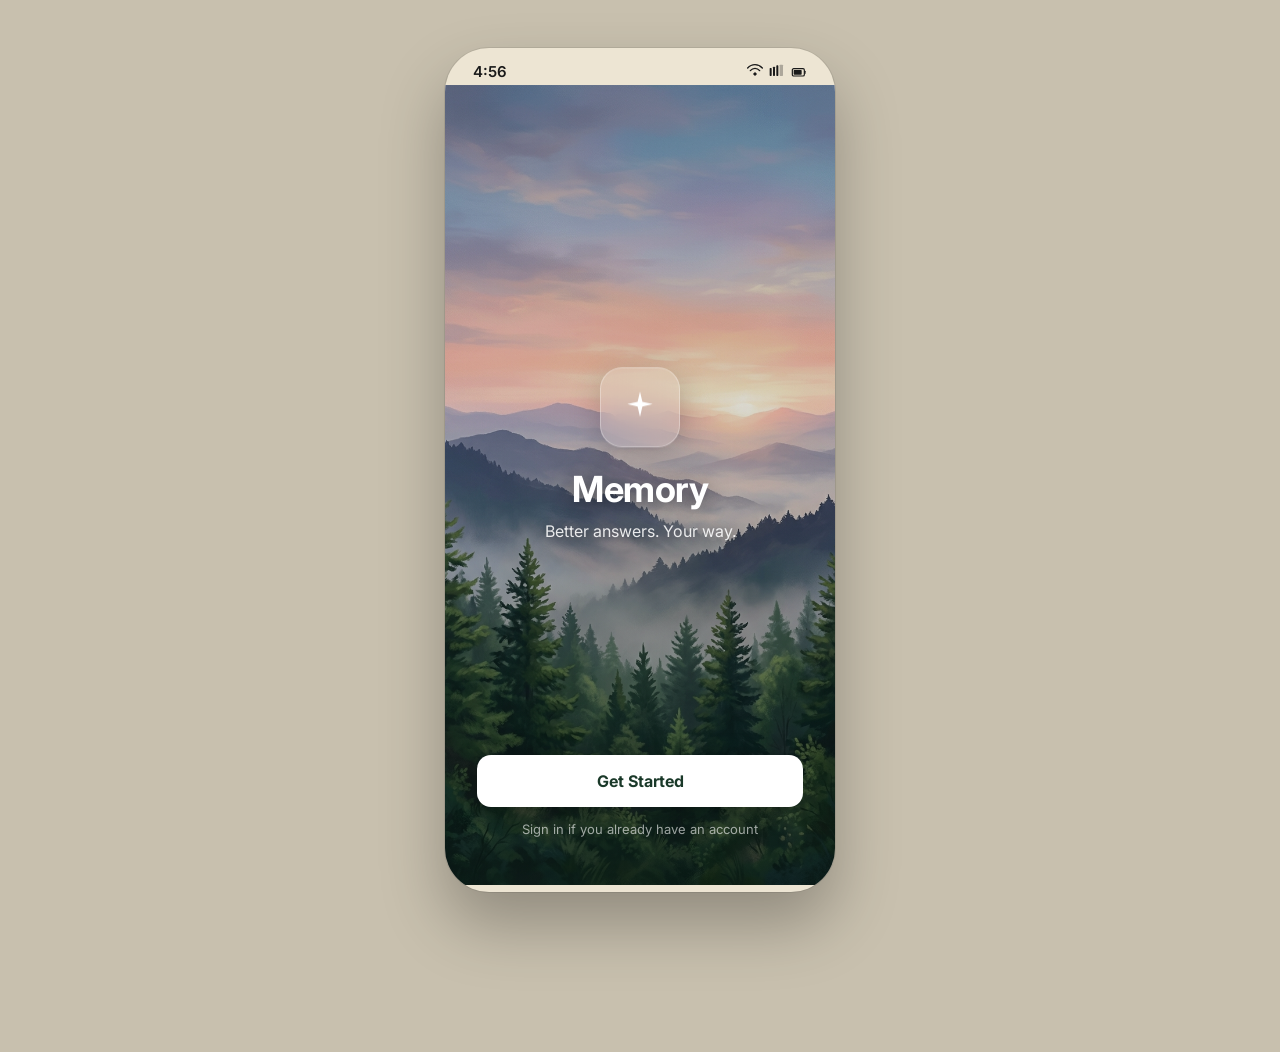
<file: index.html>
<!DOCTYPE html>
<html lang="en">
<head>
<meta charset="UTF-8">
<meta name="viewport" content="width=device-width, initial-scale=1.0, viewport-fit=cover">
<title>Memory — AI memory, in the open.</title>
<meta name="description" content="Memory gives you transparent, controllable AI memory. Know what's remembered, why it exists, and delete it anytime.">
<!-- PWA / App Install -->
<link rel="manifest" href="manifest.json">
<meta name="theme-color" content="#1A3929">
<meta name="mobile-web-app-capable" content="yes">
<meta name="apple-mobile-web-app-capable" content="yes">
<meta name="apple-mobile-web-app-status-bar-style" content="black-translucent">
<meta name="apple-mobile-web-app-title" content="Memory">
<!-- Icons -->
<link rel="icon" type="image/jpeg" href="favicon.jpg">
<link rel="apple-touch-icon" href="favicon.jpg">
<!-- Fonts -->
<link href="https://fonts.googleapis.com/css2?family=Inter:wght@300;400;500;600;700&display=swap" rel="stylesheet">
<link rel="stylesheet" href="styles.css">
<style>
/* ── SCREEN TRANSITION ANIMATIONS ─────────────── */
@keyframes slideInRight {
  from { transform: translateX(32px); opacity: 0; }
  to   { transform: translateX(0);    opacity: 1; }
}
@keyframes slideInLeft {
  from { transform: translateX(-32px); opacity: 0; }
  to   { transform: translateX(0);     opacity: 1; }
}
@keyframes fadeIn {
  from { opacity: 0; transform: scale(0.97); }
  to   { opacity: 1; transform: scale(1); }
}
@keyframes slideUp {
  from { transform: translateY(20px); opacity: 0; }
  to   { transform: translateY(0);    opacity: 1; }
}
@keyframes pulse {
  0%, 100% { transform: scale(1); }
  50%       { transform: scale(1.04); }
}
@keyframes shimmer {
  0%   { background-position: -200% center; }
  100% { background-position:  200% center; }
}
@keyframes dotBlink {
  0%, 100% { opacity: 1; }
  50%       { opacity: 0.3; }
}
.screen.active  { animation: fadeIn 0.22s ease; }
.screen.slide-right { animation: slideInRight 0.25s cubic-bezier(.22,.68,0,1.2); }
.screen.slide-left  { animation: slideInLeft  0.25s cubic-bezier(.22,.68,0,1.2); }
.screen.slide-up    { animation: slideUp      0.28s cubic-bezier(.22,.68,0,1.1); }
.active-indicator .dot { animation: dotBlink 1.8s infinite; }
/* Hover micro-animations */
.memory-row  { transition: background 0.15s, transform 0.12s; }
.memory-row:active  { transform: scale(0.985); }
.queue-card  { transition: box-shadow 0.15s, transform 0.12s; }
.queue-card:active  { transform: scale(0.985); }
.nav-item    { transition: opacity 0.15s, transform 0.12s; }
.nav-item:active { transform: scale(0.88); }
.btn         { transition: opacity 0.15s, transform 0.1s; }
.btn:active  { transform: scale(0.96); }
.room-card   { transition: box-shadow 0.15s, transform 0.12s; }
.room-card:hover { transform: translateY(-1px); box-shadow: 0 6px 20px rgba(0,0,0,0.1); }
/* PWA full-screen on mobile (covers all Android and iOS screens) */
@media (max-width: 540px) {
  html, body {
    padding: 0 !important;
    margin: 0 !important;
    background: #1A3929 !important;
    align-items: stretch !important;
    min-height: 100dvh !important;
    height: 100dvh !important;
    width: 100vw !important;
    overflow: hidden !important;
  }
  .phone {
    width: 100% !important;
    max-width: 100% !important;
    height: 100dvh !important;
    border-radius: 0 !important;
    box-shadow: none !important;
    border: none !important;
  }
  .screen {
    height: calc(100dvh - 44px) !important;
  }
}
/* Composer focus glow */
.composer-input:focus {
  border-color: var(--green);
  box-shadow: 0 0 0 3px rgba(61,122,88,0.12);
  outline: none;
  background: var(--white);
  color: var(--text);
  transition: all 0.2s;
}
/* Send button pulse on hover */
.composer-send:hover { background: var(--green); transform: scale(1.05); transition: all 0.18s; }
/* Draft card slide-in */
#chat-draft-wrap { animation: slideUp 0.22s ease; }
/* Stat card hover */
.stat-card { transition: transform 0.15s, box-shadow 0.15s; cursor: default; }
.stat-card:hover { transform: translateY(-2px); box-shadow: 0 6px 20px rgba(0,0,0,0.1); }

/* ── GOOGLE KEYBOARD (GBOARD) LIVE IN-APP ──────── */
.gboard-container {
  display: flex;
  flex-direction: column;
  background: #ECEFF1;
  border-top: 1px solid rgba(0, 0, 0, 0.08);
  user-select: none;
  -webkit-user-select: none;
  flex-shrink: 0;
  transition: transform 0.22s cubic-bezier(0.2, 0.9, 0.3, 1), opacity 0.18s ease;
  z-index: 100;
}
.gboard-container.hidden {
  display: none !important;
}

/* Suggestion & Toolbar */
.gboard-bar {
  display: flex;
  align-items: center;
  justify-content: space-between;
  padding: 5px 8px;
  background: #E3E7EA;
  gap: 8px;
  border-bottom: 1px solid rgba(0,0,0,0.06);
}
.gboard-g-badge {
  color: #5F6368;
  display: flex;
  align-items: center;
  justify-content: center;
  padding: 2px 4px;
}
.gboard-suggestions {
  display: flex;
  gap: 6px;
  flex: 1;
  overflow-x: auto;
  scrollbar-width: none;
}
.gboard-suggestions::-webkit-scrollbar { display: none; }
.gboard-chip {
  background: #FFFFFF;
  border: 1px solid rgba(0,0,0,0.08);
  border-radius: 14px;
  padding: 3px 10px;
  font-size: 12px;
  font-weight: 500;
  color: #374151;
  white-space: nowrap;
  cursor: pointer;
  transition: background 0.1s, transform 0.08s;
  font-family: inherit;
}
.gboard-chip:active {
  background: #D1D5DB;
  transform: scale(0.96);
}
.gboard-tool-icons {
  display: flex;
  align-items: center;
  color: #5F6368;
}
.gboard-icon-btn {
  background: transparent;
  border: none;
  color: #5F6368;
  cursor: pointer;
  padding: 4px;
  display: flex;
  align-items: center;
  justify-content: center;
  border-radius: 50%;
}
.gboard-icon-btn:active {
  background: rgba(0,0,0,0.08);
}

/* Keys container */
.gboard-keys-wrap {
  display: flex;
  flex-direction: column;
  gap: 6px;
  padding: 6px 4px 4px;
}
.gboard-row {
  display: flex;
  justify-content: center;
  gap: 5px;
  width: 100%;
}
.gboard-row-stagger {
  padding: 0 12px;
}
.gb-key {
  height: 40px;
  flex: 1;
  min-width: 0;
  background: #FFFFFF;
  border-radius: 6px;
  border: none;
  display: flex;
  flex-direction: column;
  align-items: center;
  justify-content: center;
  position: relative;
  font-size: 17px;
  font-weight: 400;
  font-family: -apple-system, BlinkMacSystemFont, "Segoe UI", Roboto, "Google Sans", sans-serif;
  color: #1F2937;
  cursor: pointer;
  box-shadow: 0 1.5px 0.5px rgba(0, 0, 0, 0.22);
  transition: transform 0.06s, background 0.06s;
  touch-action: manipulation;
}
.gb-key:active {
  background: #DFE3E6;
  transform: scale(0.92) translateY(1px);
}
.gb-hint {
  position: absolute;
  top: 1px;
  right: 3px;
  font-size: 9px;
  color: #9CA3AF;
  font-weight: 500;
}
.gb-hint-sub {
  position: absolute;
  bottom: 2px;
  right: 3px;
  font-size: 9px;
  color: #9CA3AF;
}
.gb-action-key {
  background: #D2D7DC;
  color: #374151;
  flex: 1.4;
  font-size: 13px;
  font-weight: 600;
}
.gb-action-key:active {
  background: #BAC0C6;
}
.gb-shift-active {
  background: #1F2937 !important;
  color: #FFFFFF !important;
}
.gb-shift-active svg path {
  fill: #FFFFFF;
  stroke: #FFFFFF;
}
.gb-space-key {
  flex: 4.8;
  max-width: 190px;
  font-size: 12px;
  color: #6B7280;
  font-weight: 400;
}
.gb-space-key span {
  opacity: 0.7;
}
.gb-enter-key {
  background: #3D7A58;
  flex: 1.6;
  border-radius: 6px;
  box-shadow: 0 1.5px 0.5px rgba(0, 0, 0, 0.28);
}
.gb-enter-key:active {
  background: #2D5C42;
}

/* Bottom Android dismiss bar */
.gboard-bottom-bar {
  display: flex;
  align-items: center;
  justify-content: space-between;
  padding: 3px 14px 6px;
  background: #ECEFF1;
}
.gb-hide-btn {
  background: transparent;
  border: none;
  color: #6B7280;
  cursor: pointer;
  padding: 4px;
  display: flex;
  align-items: center;
  justify-content: center;
  border-radius: 50%;
}
.gb-hide-btn:active {
  background: rgba(0,0,0,0.08);
}
.gb-home-indicator {
  width: 72px;
  height: 4px;
  background: #9CA3AF;
  border-radius: 2px;
  opacity: 0.6;
}
</style>
</head>
<body>

<!-- SVG ICON DEFS -->
<svg style="display:none" xmlns="http://www.w3.org/2000/svg">
  <defs>
    <path id="ic-sparkle"       d="M12 2L13.5 8.5L20 10L13.5 11.5L12 18L10.5 11.5L4 10L10.5 8.5L12 2Z"/>
    <path id="ic-chevron-left"  d="M15 18l-6-6 6-6"  stroke-width="2" stroke-linecap="round" stroke-linejoin="round"/>
    <path id="ic-chevron-right" d="M9 18l6-6-6-6"    stroke-width="2" stroke-linecap="round" stroke-linejoin="round"/>
    <path id="ic-chevron-down"  d="M6 9l6 6 6-6"     stroke-width="2" stroke-linecap="round"/>
    <g id="ic-home"><path d="M3 9l9-7 9 7v11a2 2 0 0 1-2 2H5a2 2 0 0 1-2-2z" stroke-width="2"/><polyline points="9,22 9,12 15,12 15,22" stroke-width="2"/></g>
    <path id="ic-chat"    d="M21 15a2 2 0 0 1-2 2H7l-4 4V5a2 2 0 0 1 2-2h14a2 2 0 0 1 2 2z" stroke-width="2"/>
    <g id="ic-vault">    <rect x="3" y="11" width="18" height="11" rx="2" stroke-width="2"/><path d="M7 11V7a5 5 0 0 1 10 0v4" stroke-width="2"/></g>
    <path id="ic-shield"  d="M12 22s8-4 8-10V5l-8-3-8 3v7c0 6 8 10 8 10z" stroke-width="2"/>
    <g id="ic-briefcase"><rect x="2" y="7" width="20" height="14" rx="2" stroke-width="2"/><path d="M16 7V5a2 2 0 0 0-2-2h-4a2 2 0 0 0-2 2v2" stroke-width="2"/></g>
    <g id="ic-health"><polyline points="22,12 18,12 15,21 9,3 6,12 2,12" stroke-width="2" stroke-linecap="round" stroke-linejoin="round"/></g>
    <g id="ic-user">     <path d="M20 21v-2a4 4 0 0 0-4-4H8a4 4 0 0 0-4 4v2" stroke-width="2"/><circle cx="12" cy="7" r="4" stroke-width="2"/></g>
    <path id="ic-check"   d="M8 12l3 3 5-5" stroke-width="2" stroke-linecap="round" stroke-linejoin="round"/>
    <g id="ic-clock">    <circle cx="12" cy="12" r="9" stroke-width="2"/><path d="M12 7v5l3 3" stroke-width="2" stroke-linecap="round"/></g>
    <g id="ic-calendar"> <rect x="3" y="4" width="18" height="18" rx="2" stroke-width="2"/><path d="M16 2v4M8 2v4M3 10h18" stroke-width="2"/></g>
    <g id="ic-edit">     <path d="M11 4H4a2 2 0 0 0-2 2v14a2 2 0 0 0 2 2h14a2 2 0 0 0 2-2v-7" stroke-width="2"/><path d="M18.5 2.5a2.121 2.121 0 0 1 3 3L12 15l-4 1 1-4 9.5-9.5z" stroke-width="2"/></g>
    <g id="ic-trash">    <polyline points="3,6 5,6 21,6" stroke-width="2"/><path d="M19 6l-1 14a2 2 0 0 1-2 2H8a2 2 0 0 1-2-2L5 6" stroke-width="2"/><path d="M10 11v6M14 11v6" stroke-width="2"/></g>
    <g id="ic-pause">    <rect x="6" y="4" width="4" height="16" rx="1" stroke-width="2"/><rect x="14" y="4" width="4" height="16" rx="1" stroke-width="2"/></g>
    <g id="ic-play">     <polygon points="5,3 19,12 5,21" stroke-width="2" stroke-linejoin="round"/></g>
    <g id="ic-filter">   <line x1="4" y1="6" x2="20" y2="6" stroke-width="2"/><line x1="8" y1="12" x2="16" y2="12" stroke-width="2"/><line x1="12" y1="18" x2="12" y2="18" stroke-width="2" stroke-linecap="round"/></g>
    <path id="ic-send"    d="M22 2L11 13M22 2l-7 20-4-9-9-4 20-7z" stroke-width="2" stroke-linecap="round" stroke-linejoin="round"/>
    <g id="ic-plus">     <line x1="12" y1="5" x2="12" y2="19" stroke-width="2" stroke-linecap="round"/><line x1="5" y1="12" x2="19" y2="12" stroke-width="2" stroke-linecap="round"/></g>
    <path id="ic-x"       d="M18 6L6 18M6 6l12 12" stroke-width="2" stroke-linecap="round"/>
    <g id="ic-download"> <path d="M21 15v4a2 2 0 0 1-2 2H5a2 2 0 0 1-2-2v-4" stroke-width="2"/><polyline points="7,10 12,15 17,10" stroke-width="2"/><line x1="12" y1="15" x2="12" y2="3" stroke-width="2"/></g>
    <g id="ic-wifi">     <path d="M1 6s4.5-5 11-5 11 5 11 5" stroke-width="2" stroke-linecap="round"/><path d="M5 10s3-3.5 7-3.5 7 3.5 7 3.5" stroke-width="2" stroke-linecap="round"/><circle cx="12" cy="15" r="2" fill="currentColor"/></g>
    <g id="ic-mail">     <rect x="2" y="4" width="20" height="16" rx="2" stroke-width="2"/><polyline points="2,4 12,13 22,4" stroke-width="2"/></g>
    <g id="ic-lock">     <rect x="3" y="11" width="18" height="11" rx="2" stroke-width="2"/><path d="M7 11V7a5 5 0 0 1 10 0v4" stroke-width="2"/></g>
    <g id="ic-eye">      <path d="M1 12s4-8 11-8 11 8 11 8-4 8-11 8-11-8-11-8z" stroke-width="2"/><circle cx="12" cy="12" r="3" stroke-width="2"/></g>
    <g id="ic-eye-off">  <path d="M17.94 17.94A10.07 10.07 0 0 1 12 20c-7 0-11-8-11-8a18.45 18.45 0 0 1 5.06-5.94" stroke-width="2" stroke-linecap="round"/><path d="M9.9 4.24A9.12 9.12 0 0 1 12 4c7 0 11 8 11 8a18.5 18.5 0 0 1-2.16 3.19" stroke-width="2" stroke-linecap="round"/><line x1="1" y1="1" x2="23" y2="23" stroke-width="2" stroke-linecap="round"/></g>
    <g id="ic-settings"> <circle cx="12" cy="12" r="3" stroke-width="2"/><path d="M19.4 15a1.65 1.65 0 0 0 .33 1.82l.06.06a2 2 0 0 1-2.83 2.83l-.06-.06a1.65 1.65 0 0 0-1.82-.33 1.65 1.65 0 0 0-1 1.51V21a2 2 0 0 1-4 0v-.09A1.65 1.65 0 0 0 9 19.4a1.65 1.65 0 0 0-1.82.33l-.06.06a2 2 0 0 1-2.83-2.83l.06-.06A1.65 1.65 0 0 0 4.68 15a1.65 1.65 0 0 0-1.51-1H3a2 2 0 0 1 0-4h.09A1.65 1.65 0 0 0 4.6 9a1.65 1.65 0 0 0-.33-1.82l-.06-.06a2 2 0 0 1 2.83-2.83l.06.06A1.65 1.65 0 0 0 9 4.68a1.65 1.65 0 0 0 1-1.51V3a2 2 0 0 1 4 0v.09a1.65 1.65 0 0 0 1 1.51 1.65 1.65 0 0 0 1.82-.33l.06-.06a2 2 0 0 1 2.83 2.83l-.06.06A1.65 1.65 0 0 0 19.4 9a1.65 1.65 0 0 0 1.51 1H21a2 2 0 0 1 0 4h-.09a1.65 1.65 0 0 0-1.51 1z" stroke-width="2"/></g>
    <g id="ic-logout">   <path d="M9 21H5a2 2 0 0 1-2-2V5a2 2 0 0 1 2-2h4" stroke-width="2" stroke-linecap="round"/><polyline points="16,17 21,12 16,7" stroke-width="2" stroke-linecap="round" stroke-linejoin="round"/><line x1="21" y1="12" x2="9" y2="12" stroke-width="2" stroke-linecap="round"/></g>
    <g id="ic-admin">    <path d="M12 22s8-4 8-10V5l-8-3-8 3v7c0 6 8 10 8 10z" stroke-width="2"/><path d="M9 12l2 2 4-4" stroke-width="2" stroke-linecap="round" stroke-linejoin="round"/></g>
    <g id="ic-database"> <ellipse cx="12" cy="5" rx="9" ry="3" stroke-width="2"/><path d="M21 12c0 1.66-4 3-9 3s-9-1.34-9-3" stroke-width="2"/><path d="M3 5v14c0 1.66 4 3 9 3s9-1.34 9-3V5" stroke-width="2"/></g>
    <g id="ic-key">      <path d="M21 2l-2 2m-7.61 7.61a5.5 5.5 0 1 1-7.778 7.778 5.5 5.5 0 0 1 7.777-7.777zm0 0L15.5 7.5m0 0l3 3L22 7l-3-3m-3.5 3.5L19 4" stroke-width="2" stroke-linecap="round" stroke-linejoin="round"/></g>
    <g id="ic-add-mem">  <circle cx="12" cy="12" r="10" stroke-width="2"/><line x1="12" y1="8" x2="12" y2="16" stroke-width="2" stroke-linecap="round"/><line x1="8" y1="12" x2="16" y2="12" stroke-width="2" stroke-linecap="round"/></g>
  </defs>
</svg>

<div class="phone">
  <!-- STATUS BAR -->
  <div class="status-bar">
    <span class="time">9:41</span>
    <div class="status-icons">
      <svg viewBox="0 0 24 24" fill="none" stroke="currentColor"><use href="#ic-wifi"/></svg>
      <svg viewBox="0 0 24 24" fill="currentColor"><rect x="1" y="6" width="3" height="12" rx="1"/><rect x="6" y="4" width="3" height="14" rx="1"/><rect x="11" y="2" width="3" height="16" rx="1"/><rect x="16" y="1" width="5" height="17" rx="1" opacity="0.3"/></svg>
      <svg viewBox="0 0 24 24" fill="none" stroke="currentColor"><rect x="2" y="7" width="18" height="11" rx="2" stroke-width="1.8"/><path d="M21 11v3" stroke-width="1.8" stroke-linecap="round"/><rect x="4" y="9" width="12" height="7" rx="1" fill="currentColor" stroke="none"/></svg>
    </div>
  </div>

  <!-- ════════════════════════════════════════════ -->
  <!-- SCREEN 0 — SPLASH                           -->
  <!-- ════════════════════════════════════════════ -->
  <div class="screen active" id="screen-splash" style="background:transparent;position:relative;">
    <div style="flex:1;position:relative;overflow:hidden;">
      <img src="splash_bg.jpg" alt="" style="position:absolute;inset:0;width:100%;height:100%;object-fit:cover;object-position:center top;">
      <div style="position:absolute;inset:0;background:linear-gradient(180deg,rgba(10,30,20,0.3) 0%,rgba(10,30,20,0.15) 40%,rgba(10,30,20,0.6) 100%);"></div>
      <div style="position:absolute;top:50%;left:50%;transform:translate(-50%,-55%);text-align:center;width:100%;">
        <div style="width:80px;height:80px;border-radius:22px;background:rgba(255,255,255,0.15);backdrop-filter:blur(16px);border:1.5px solid rgba(255,255,255,0.3);display:flex;align-items:center;justify-content:center;margin:0 auto 20px;box-shadow:0 8px 32px rgba(0,0,0,0.2);">
          <svg width="38" height="38" viewBox="0 0 24 24" fill="none"><use href="#ic-sparkle" fill="white"/></svg>
        </div>
        <div style="font-size:36px;font-weight:700;color:white;text-shadow:0 2px 20px rgba(0,0,0,0.5);margin-bottom:10px;letter-spacing:-0.5px;">Memory</div>
        <div style="font-size:16px;color:rgba(255,255,255,0.88);text-shadow:0 1px 10px rgba(0,0,0,0.4);margin-bottom:40px;">Better answers. Your way.</div>
      </div>
      <div style="position:absolute;bottom:48px;left:0;right:0;padding:0 32px;text-align:center;">
        <button onclick="showScreen('screen-login')" style="width:100%;padding:16px;background:white;color:var(--dark);border:none;border-radius:14px;font-size:16px;font-weight:700;cursor:pointer;font-family:'Inter',sans-serif;box-shadow:0 4px 24px rgba(0,0,0,0.25);">
          Get Started
        </button>
        <div style="margin-top:14px;font-size:13px;color:rgba(255,255,255,0.6);">Sign in if you already have an account</div>
      </div>
    </div>
  </div>

  <!-- ════════════════════════════════════════════ -->
  <!-- SCREEN LOGIN — AUTHENTICATION               -->
  <!-- ════════════════════════════════════════════ -->
  <div class="screen" id="screen-login" style="background:var(--cream);">
    <div style="flex:1;display:flex;flex-direction:column;justify-content:center;padding:0 28px;">
      <div style="text-align:center;margin-bottom:36px;">
        <div style="width:60px;height:60px;border-radius:16px;background:var(--dark);display:flex;align-items:center;justify-content:center;margin:0 auto 14px;">
          <svg width="28" height="28" viewBox="0 0 24 24" fill="none"><use href="#ic-sparkle" fill="white"/></svg>
        </div>
        <div style="font-size:24px;font-weight:700;color:var(--dark);">Welcome back</div>
        <div style="font-size:14px;color:var(--text-muted);margin-top:6px;">Sign in to your Memory account</div>
      </div>

      <!-- Error banner -->
      <div id="auth-error" style="display:none;background:var(--red-pale);border:1px solid rgba(229,57,53,0.2);border-radius:10px;padding:12px 14px;margin-bottom:16px;font-size:13px;color:var(--red);align-items:center;gap:8px;">
        <svg width="16" height="16" viewBox="0 0 24 24" fill="none" stroke="var(--red)" stroke-width="2" style="flex-shrink:0;"><circle cx="12" cy="12" r="9"/><line x1="12" y1="8" x2="12" y2="12"/><line x1="12" y1="16" x2="12.01" y2="16" stroke-linecap="round"/></svg>
        <span id="auth-error-msg">Invalid email or password.</span>
      </div>

      <div class="auth-field">
        <label class="auth-label">Email address</label>
        <div class="auth-input-wrap">
          <svg width="16" height="16" viewBox="0 0 24 24" fill="none" stroke="var(--text-muted)" stroke-width="2"><use href="#ic-mail"/></svg>
          <input id="login-email" type="email" class="auth-input" placeholder="your@email.com" autocomplete="email">
        </div>
      </div>

      <div class="auth-field">
        <label class="auth-label">Password</label>
        <div class="auth-input-wrap">
          <svg width="16" height="16" viewBox="0 0 24 24" fill="none" stroke="var(--text-muted)" stroke-width="2"><use href="#ic-lock"/></svg>
          <input id="login-password" type="password" class="auth-input" placeholder="Enter your password" autocomplete="current-password">
          <button onclick="togglePassword()" id="pw-toggle" style="background:none;border:none;cursor:pointer;padding:0;color:var(--text-muted);" title="Show/hide password">
            <svg id="pw-eye" width="16" height="16" viewBox="0 0 24 24" fill="none" stroke="currentColor" stroke-width="2"><use href="#ic-eye"/></svg>
          </button>
        </div>
      </div>

      <div style="text-align:right;margin-bottom:24px;">
        <span style="font-size:13px;color:var(--green);font-weight:500;cursor:pointer;">Forgot password?</span>
      </div>

      <button onclick="handleLogin()" id="login-btn" style="width:100%;padding:16px;background:var(--dark);color:white;border:none;border-radius:12px;font-size:15px;font-weight:700;cursor:pointer;font-family:'Inter',sans-serif;transition:all 0.2s;">
        Sign in
      </button>

      <div style="margin-top:20px;padding:12px 14px;background:var(--green-pale);border-radius:10px;display:flex;align-items:flex-start;gap:8px;">
        <svg width="14" height="14" viewBox="0 0 24 24" fill="none" stroke="var(--green)" stroke-width="2" style="flex-shrink:0;margin-top:1px;"><use href="#ic-key"/></svg>
        <div style="font-size:11px;color:var(--green);line-height:1.5;">Auth via <strong>JWT + Supabase Auth</strong>. Credentials secured with PostgreSQL RLS.</div>
      </div>
    </div>
    <div style="padding:0 28px 32px;text-align:center;">
      <span onclick="showScreen('screen-splash')" style="font-size:13px;color:var(--text-muted);cursor:pointer;">← Back</span>
    </div>
  </div>

  <!-- ════════════════════════════════════════════ -->
  <!-- SCREEN 1 — HOME / OVERVIEW                 -->
  <!-- ════════════════════════════════════════════ -->
  <div class="screen" id="screen-home">
    <div class="screen-scroll">
      <!-- App Header -->
      <div style="padding:4px 20px 0;display:flex;align-items:center;justify-content:space-between;">
        <div style="display:flex;align-items:center;gap:8px;">
          <svg width="22" height="22" viewBox="0 0 24 24" fill="none"><use href="#ic-sparkle" fill="#1A3929" stroke="#1A3929" stroke-width="0.5"/></svg>
          <div>
            <div style="font-size:17px;font-weight:700;color:var(--dark);">Memory</div>
            <div style="font-size:10px;color:var(--text-muted);margin-top:-1px;">AI memory, in the open.</div>
          </div>
        </div>
        <div onclick="showScreen('screen-profile')" style="width:36px;height:36px;border-radius:10px;background:var(--dark);display:flex;align-items:center;justify-content:center;cursor:pointer;">
          <span id="home-avatar" style="font-size:13px;font-weight:700;color:white;letter-spacing:-0.5px;">?</span>
        </div>
      </div>

      <!-- Hero greeting -->
      <div style="padding:16px 20px 12px;position:relative;overflow:hidden;min-height:110px;">
        <div style="font-size:24px;font-weight:700;color:var(--dark);line-height:1.2;">
          <span id="home-greeting">Good day,</span><br><span id="home-username">—</span>
        </div>
        <div style="font-size:13px;color:var(--text-2);margin-top:8px;line-height:1.5;max-width:220px;" id="home-subtitle">Your memories help me give you more relevant responses.</div>
        <div style="position:absolute;right:-18px;top:-18px;width:150px;height:130px;overflow:hidden;pointer-events:none;">
          <img src="home_botanical.jpg" alt="" style="width:100%;height:100%;object-fit:cover;opacity:0.38;mix-blend-mode:multiply;border-radius:12px;">
        </div>
      </div>

      <!-- Stats grid — all values rendered by JS -->
      <div class="stat-grid">
        <div class="stat-card">
          <div class="stat-icon-row"><div class="stat-dot" style="background:var(--green-dot);"></div><span style="font-size:11px;color:var(--text-muted);">Total memories</span></div>
          <div class="stat-num" id="stat-total">0</div>
          <div style="font-size:11px;color:var(--text-muted);" id="stat-limit-label">0 / 10 used</div>
        </div>
        <div class="stat-card">
          <div class="stat-icon-row"><div class="stat-dot" style="background:var(--amber-dot);"></div><span style="font-size:11px;color:var(--text-muted);">Pending review</span></div>
          <div class="stat-num" id="stat-pending">0</div>
        </div>
        <div class="stat-card">
          <div class="stat-icon-row"><div class="stat-dot" style="background:var(--green-dot);"></div><span style="font-size:11px;color:var(--text-muted);">Active</span></div>
          <div class="stat-num" id="stat-active">0</div>
        </div>
        <div class="stat-card">
          <div class="stat-icon-row"><div class="stat-dot" style="background:#B0AA9E;"></div><span style="font-size:11px;color:var(--text-muted);">Paused</span></div>
          <div class="stat-num" id="stat-paused">0</div>
        </div>
      </div>

      <!-- Recent Activity — rendered by JS -->
      <div style="padding:20px 20px 0;">
        <div class="section-label">Recent activity</div>
        <div class="card" style="padding:4px 16px;min-height:60px;" id="home-activity-list">
          <!-- filled by renderActivity() -->
        </div>
      </div>

      <!-- CTA banner -->
      <div style="margin:16px 20px 20px;background:var(--dark);border-radius:14px;padding:14px 16px;display:flex;align-items:center;justify-content:space-between;cursor:pointer;" onclick="showScreen('screen-chat')">
        <div>
          <div style="display:flex;align-items:center;gap:8px;margin-bottom:4px;">
            <svg width="16" height="16" viewBox="0 0 24 24" fill="none"><use href="#ic-sparkle" fill="#4CAF7D"/></svg>
            <span style="font-size:13px;font-weight:600;color:white;">Add a memory via chat</span>
          </div>
          <div style="font-size:12px;color:rgba(255,255,255,0.65);">Tell the AI something about yourself</div>
        </div>
        <svg width="20" height="20" viewBox="0 0 24 24" fill="none" stroke="white" stroke-width="2"><use href="#ic-chevron-right"/></svg>
      </div>
    </div>
    <nav class="bottom-nav">
      <div class="nav-item active" onclick="showScreen('screen-home')"><svg viewBox="0 0 24 24" fill="none" stroke="var(--amber)" stroke-width="2"><use href="#ic-home"/></svg><span>Home</span></div>
      <div class="nav-item" onclick="showScreen('screen-chat')"><svg viewBox="0 0 24 24" fill="none" stroke="var(--text-muted)" stroke-width="2"><use href="#ic-chat"/></svg><span>Chat</span></div>
      <div class="nav-item" onclick="showScreen('screen-vault')"><svg viewBox="0 0 24 24" fill="none" stroke="var(--text-muted)" stroke-width="2"><use href="#ic-vault"/></svg><span>Vault</span></div>
      <div class="nav-item" onclick="showScreen('screen-privacy')"><svg viewBox="0 0 24 24" fill="none" stroke="var(--text-muted)" stroke-width="2"><use href="#ic-shield"/></svg><span>Privacy</span></div>
    </nav>
  </div>

  <!-- ════════════════════════════════════════════ -->
  <!-- SCREEN 2 — CHAT / ADD MEMORY               -->
  <!-- ════════════════════════════════════════════ -->
  <div class="screen" id="screen-chat" style="background:var(--panel);">
    <div class="back-header">
      <button class="back-btn" onclick="showScreen('screen-home')">
        <svg viewBox="0 0 24 24" fill="none" stroke="currentColor" stroke-width="2"><use href="#ic-chevron-left"/></svg>Chat
      </button>
      <div class="room-chip" onclick="showScreen('screen-rooms')">
        <div class="dot"></div> <span id="chat-room-label">Work Room</span>
        <svg viewBox="0 0 24 24" fill="none" stroke="var(--green)" stroke-width="2"><use href="#ic-chevron-down"/></svg>
      </div>
    </div>
    <div class="active-indicator"><div class="dot"></div> Active</div>

    <!-- Chat messages list -->
    <div class="screen-scroll" id="chat-messages-wrap">
      <div class="chat-wrap" id="chat-messages">
        <!-- filled by renderChat() -->
      </div>
    </div>

    <!-- Memory limit banner -->
    <div id="chat-limit-banner" style="display:none;padding:8px 16px;background:var(--red-pale);border-top:1px solid rgba(229,57,53,0.2);">
      <div style="font-size:12px;color:var(--red);font-weight:500;text-align:center;">Memory limit reached (10/10). Delete a memory to add more.</div>
    </div>

    <!-- Draft card — shown when a suggestion is available -->
    <div id="chat-draft-wrap" style="display:none;">
      <div class="draft-card">
        <div class="draft-card-header"><div class="dot"></div> Possible memory · Not saved</div>
        <div class="draft-text" id="chat-draft-text">—</div>
        <div class="draft-selectors">
          <div class="draft-selector-group">
            <div class="draft-selector-label">Context room</div>
            <select id="draft-room" class="draft-selector" style="border:none;background:var(--panel);border-radius:var(--radius-sm);font-size:13px;font-weight:500;color:var(--text);cursor:pointer;width:100%;padding:7px 10px;">
              <!-- options filled by renderDraftRoomOptions() -->
            </select>
          </div>
          <div class="draft-selector-group">
            <div class="draft-selector-label">Keep for</div>
            <select id="draft-retention" class="draft-selector" style="border:none;background:var(--panel);border-radius:var(--radius-sm);font-size:13px;font-weight:500;color:var(--text);cursor:pointer;width:100%;padding:7px 10px;">
              <option value="1 month">1 month</option>
              <option value="3 months">3 months</option>
              <option value="6 months" selected>6 months</option>
              <option value="1 year">1 year</option>
              <option value="Forever">Forever</option>
            </select>
          </div>
        </div>
        <div class="draft-actions">
          <button class="btn btn-outline" style="flex:0.8;" onclick="dismissDraft()">Reject</button>
          <button class="btn btn-primary" onclick="keepDraftMemory()">Keep memory</button>
        </div>
        <div class="note-line" style="padding:0 14px 10px;"><span>•</span><span>This will help me give you more relevant answers.</span></div>
      </div>
    </div>

    <!-- Composer -->
    <div class="composer">
      <div class="composer-plus" onclick="showAddMemoryForm()">
        <svg width="14" height="14" viewBox="0 0 24 24" fill="none" stroke="var(--text-muted)" stroke-width="2"><use href="#ic-plus"/></svg>
      </div>
      <input type="text" id="chat-input" class="composer-input" placeholder="Tell me something about yourself..." style="border:none;outline:none;font-family:'Inter',sans-serif;" onclick="toggleGboard(true)">
      <button class="composer-send" onclick="sendChatMessage()">
        <svg width="16" height="16" viewBox="0 0 24 24" fill="none" stroke="white" stroke-width="2"><use href="#ic-send"/></svg>
      </button>
    </div>

    <!-- Android Google Keyboard (Gboard) — Live In-App -->
    <div class="gboard-container" id="gboard-keyboard">
      <!-- Gboard Suggestion & Tool Bar -->
      <div class="gboard-bar">
        <div class="gboard-g-badge" title="Google Gboard">
          <svg viewBox="0 0 24 24" width="16" height="16" fill="currentColor">
            <path d="M12 2C6.48 2 2 6.48 2 12s4.48 10 10 10c5.52 0 10-4.48 10-10 0-.69-.07-1.35-.2-2H12v3.7h5.65c-.56 2.05-2.4 3.3-5.65 3.3-3.31 0-6-2.69-6-6s2.69-6 6-6c1.47 0 2.82.54 3.86 1.43l2.8-2.8C16.89 3.1 14.59 2 12 2z"/>
          </svg>
        </div>
        <div class="gboard-suggestions" id="gboard-suggestions">
          <button class="gboard-chip" type="button" onclick="gboardInsertSuggestion('I prefer ')">I prefer</button>
          <button class="gboard-chip" type="button" onclick="gboardInsertSuggestion('Remember that ')">Remember that</button>
          <button class="gboard-chip" type="button" onclick="gboardInsertSuggestion('My goal is ')">My goal is</button>
          <button class="gboard-chip" type="button" onclick="gboardInsertSuggestion('I work as ')">I work as</button>
        </div>
        <div class="gboard-tool-icons">
          <button class="gboard-icon-btn" type="button" title="Voice Input" onclick="gboardVoiceHint()">
            <svg viewBox="0 0 24 24" width="16" height="16" fill="none" stroke="currentColor" stroke-width="2"><path d="M12 2a3 3 0 0 0-3 3v7a3 3 0 0 0 6 0V5a3 3 0 0 0-3-3z"/><path d="M19 10v2a7 7 0 0 1-14 0v-2"/><line x1="12" y1="19" x2="12" y2="23"/><line x1="8" y1="23" x2="16" y2="23"/></svg>
          </button>
        </div>
      </div>

      <!-- Letter Keys Mode -->
      <div class="gboard-keys-wrap" id="gboard-letters">
        <div class="gboard-row">
          <button class="gb-key" type="button" data-char="q" onclick="gboardTypeChar('q')"><span class="gb-char">q</span><span class="gb-hint">1</span></button>
          <button class="gb-key" type="button" data-char="w" onclick="gboardTypeChar('w')"><span class="gb-char">w</span><span class="gb-hint">2</span></button>
          <button class="gb-key" type="button" data-char="e" onclick="gboardTypeChar('e')"><span class="gb-char">e</span><span class="gb-hint">3</span></button>
          <button class="gb-key" type="button" data-char="r" onclick="gboardTypeChar('r')"><span class="gb-char">r</span><span class="gb-hint">4</span></button>
          <button class="gb-key" type="button" data-char="t" onclick="gboardTypeChar('t')"><span class="gb-char">t</span><span class="gb-hint">5</span></button>
          <button class="gb-key" type="button" data-char="y" onclick="gboardTypeChar('y')"><span class="gb-char">y</span><span class="gb-hint">6</span></button>
          <button class="gb-key" type="button" data-char="u" onclick="gboardTypeChar('u')"><span class="gb-char">u</span><span class="gb-hint">7</span></button>
          <button class="gb-key" type="button" data-char="i" onclick="gboardTypeChar('i')"><span class="gb-char">i</span><span class="gb-hint">8</span></button>
          <button class="gb-key" type="button" data-char="o" onclick="gboardTypeChar('o')"><span class="gb-char">o</span><span class="gb-hint">9</span></button>
          <button class="gb-key" type="button" data-char="p" onclick="gboardTypeChar('p')"><span class="gb-char">p</span><span class="gb-hint">0</span></button>
        </div>
        <div class="gboard-row gboard-row-stagger">
          <button class="gb-key" type="button" data-char="a" onclick="gboardTypeChar('a')"><span class="gb-char">a</span></button>
          <button class="gb-key" type="button" data-char="s" onclick="gboardTypeChar('s')"><span class="gb-char">s</span></button>
          <button class="gb-key" type="button" data-char="d" onclick="gboardTypeChar('d')"><span class="gb-char">d</span></button>
          <button class="gb-key" type="button" data-char="f" onclick="gboardTypeChar('f')"><span class="gb-char">f</span></button>
          <button class="gb-key" type="button" data-char="g" onclick="gboardTypeChar('g')"><span class="gb-char">g</span></button>
          <button class="gb-key" type="button" data-char="h" onclick="gboardTypeChar('h')"><span class="gb-char">h</span></button>
          <button class="gb-key" type="button" data-char="j" onclick="gboardTypeChar('j')"><span class="gb-char">j</span></button>
          <button class="gb-key" type="button" data-char="k" onclick="gboardTypeChar('k')"><span class="gb-char">k</span></button>
          <button class="gb-key" type="button" data-char="l" onclick="gboardTypeChar('l')"><span class="gb-char">l</span></button>
        </div>
        <div class="gboard-row">
          <button class="gb-key gb-action-key" type="button" id="gboard-shift-btn" onclick="gboardToggleShift()" title="Shift">
            <svg viewBox="0 0 24 24" width="18" height="18" fill="none" stroke="currentColor" stroke-width="2.2"><path d="M12 4L4 13h5v7h6v-7h5L12 4z"/></svg>
          </button>
          <button class="gb-key" type="button" data-char="z" onclick="gboardTypeChar('z')"><span class="gb-char">z</span></button>
          <button class="gb-key" type="button" data-char="x" onclick="gboardTypeChar('x')"><span class="gb-char">x</span></button>
          <button class="gb-key" type="button" data-char="c" onclick="gboardTypeChar('c')"><span class="gb-char">c</span></button>
          <button class="gb-key" type="button" data-char="v" onclick="gboardTypeChar('v')"><span class="gb-char">v</span></button>
          <button class="gb-key" type="button" data-char="b" onclick="gboardTypeChar('b')"><span class="gb-char">b</span></button>
          <button class="gb-key" type="button" data-char="n" onclick="gboardTypeChar('n')"><span class="gb-char">n</span></button>
          <button class="gb-key" type="button" data-char="m" onclick="gboardTypeChar('m')"><span class="gb-char">m</span></button>
          <button class="gb-key gb-action-key" type="button" onclick="gboardBackspace()" title="Backspace">
            <svg viewBox="0 0 24 24" width="18" height="18" fill="none" stroke="currentColor" stroke-width="2.2"><path d="M21 4H8l-7 8 7 8h13a2 2 0 0 0 2-2V6a2 2 0 0 0-2-2z"/><line x1="18" y1="9" x2="12" y2="15"/><line x1="12" y1="9" x2="18" y2="15"/></svg>
          </button>
        </div>
        <div class="gboard-row">
          <button class="gb-key gb-action-key" type="button" onclick="gboardToggleMode('symbols')">?123</button>
          <button class="gb-key" type="button" onclick="gboardTypeChar(',')">,<span class="gb-hint-sub">☺</span></button>
          <button class="gb-key gb-space-key" type="button" onclick="gboardTypeChar(' ')"><span>English</span></button>
          <button class="gb-key" type="button" onclick="gboardTypeChar('.')">.</button>
          <button class="gb-key gb-enter-key" type="button" onclick="sendChatMessage()" title="Send">
            <svg viewBox="0 0 24 24" width="18" height="18" fill="none" stroke="white" stroke-width="2.2"><path d="M5 12h14M13 5l7 7-7 7"/></svg>
          </button>
        </div>
      </div>

      <!-- Symbols & Numbers Mode -->
      <div class="gboard-keys-wrap" id="gboard-symbols" style="display:none;">
        <div class="gboard-row">
          <button class="gb-key" type="button" onclick="gboardTypeChar('1')"><span class="gb-char">1</span></button>
          <button class="gb-key" type="button" onclick="gboardTypeChar('2')"><span class="gb-char">2</span></button>
          <button class="gb-key" type="button" onclick="gboardTypeChar('3')"><span class="gb-char">3</span></button>
          <button class="gb-key" type="button" onclick="gboardTypeChar('4')"><span class="gb-char">4</span></button>
          <button class="gb-key" type="button" onclick="gboardTypeChar('5')"><span class="gb-char">5</span></button>
          <button class="gb-key" type="button" onclick="gboardTypeChar('6')"><span class="gb-char">6</span></button>
          <button class="gb-key" type="button" onclick="gboardTypeChar('7')"><span class="gb-char">7</span></button>
          <button class="gb-key" type="button" onclick="gboardTypeChar('8')"><span class="gb-char">8</span></button>
          <button class="gb-key" type="button" onclick="gboardTypeChar('9')"><span class="gb-char">9</span></button>
          <button class="gb-key" type="button" onclick="gboardTypeChar('0')"><span class="gb-char">0</span></button>
        </div>
        <div class="gboard-row">
          <button class="gb-key" type="button" onclick="gboardTypeChar('@')"><span class="gb-char">@</span></button>
          <button class="gb-key" type="button" onclick="gboardTypeChar('#')"><span class="gb-char">#</span></button>
          <button class="gb-key" type="button" onclick="gboardTypeChar('$')"><span class="gb-char">$</span></button>
          <button class="gb-key" type="button" onclick="gboardTypeChar('%')"><span class="gb-char">%</span></button>
          <button class="gb-key" type="button" onclick="gboardTypeChar('&amp;')"><span class="gb-char">&amp;</span></button>
          <button class="gb-key" type="button" onclick="gboardTypeChar('-')"><span class="gb-char">-</span></button>
          <button class="gb-key" type="button" onclick="gboardTypeChar('+')"><span class="gb-char">+</span></button>
          <button class="gb-key" type="button" onclick="gboardTypeChar('(')"><span class="gb-char">(</span></button>
          <button class="gb-key" type="button" onclick="gboardTypeChar(')')"><span class="gb-char">)</span></button>
          <button class="gb-key" type="button" onclick="gboardTypeChar('/')"><span class="gb-char">/</span></button>
        </div>
        <div class="gboard-row">
          <button class="gb-key gb-action-key" type="button" onclick="gboardTypeChar('=')"><span class="gb-char">=\&lt;</span></button>
          <button class="gb-key" type="button" onclick="gboardTypeChar('*')"><span class="gb-char">*</span></button>
          <button class="gb-key" type="button" onclick="gboardTypeChar('&quot;')"><span class="gb-char">&quot;</span></button>
          <button class="gb-key" type="button" onclick="gboardTypeChar('\'')"><span class="gb-char">'</span></button>
          <button class="gb-key" type="button" onclick="gboardTypeChar(':')"><span class="gb-char">:</span></button>
          <button class="gb-key" type="button" onclick="gboardTypeChar(';')"><span class="gb-char">;</span></button>
          <button class="gb-key" type="button" onclick="gboardTypeChar('!')"><span class="gb-char">!</span></button>
          <button class="gb-key" type="button" onclick="gboardTypeChar('?')"><span class="gb-char">?</span></button>
          <button class="gb-key gb-action-key" type="button" onclick="gboardBackspace()" title="Backspace">
            <svg viewBox="0 0 24 24" width="18" height="18" fill="none" stroke="currentColor" stroke-width="2.2"><path d="M21 4H8l-7 8 7 8h13a2 2 0 0 0 2-2V6a2 2 0 0 0-2-2z"/><line x1="18" y1="9" x2="12" y2="15"/><line x1="12" y1="9" x2="18" y2="15"/></svg>
          </button>
        </div>
        <div class="gboard-row">
          <button class="gb-key gb-action-key" type="button" onclick="gboardToggleMode('letters')">ABC</button>
          <button class="gb-key" type="button" onclick="gboardTypeChar(',')">,</button>
          <button class="gb-key gb-space-key" type="button" onclick="gboardTypeChar(' ')"><span>English</span></button>
          <button class="gb-key" type="button" onclick="gboardTypeChar('.')">.</button>
          <button class="gb-key gb-enter-key" type="button" onclick="sendChatMessage()" title="Send">
            <svg viewBox="0 0 24 24" width="18" height="18" fill="none" stroke="white" stroke-width="2.2"><path d="M5 12h14M13 5l7 7-7 7"/></svg>
          </button>
        </div>
      </div>

      <!-- Android Dismiss Bar -->
      <div class="gboard-bottom-bar">
        <button class="gb-hide-btn" type="button" onclick="toggleGboard(false)" title="Hide keyboard">
          <svg viewBox="0 0 24 24" width="18" height="18" fill="none" stroke="currentColor" stroke-width="2.2"><path d="M6 9l6 6 6-6"/></svg>
        </button>
        <div class="gb-home-indicator"></div>
        <div style="width:24px;"></div>
      </div>
    </div>

    <!-- Screen Chat Bottom Nav (shown when keyboard is dismissed) -->
    <nav class="bottom-nav" id="chat-bottom-nav" style="display:none;">
      <div class="nav-item" onclick="showScreen('screen-home')"><svg viewBox="0 0 24 24" fill="none" stroke="var(--text-muted)" stroke-width="2"><use href="#ic-home"/></svg><span>Home</span></div>
      <div class="nav-item active" onclick="toggleGboard(true)"><svg viewBox="0 0 24 24" fill="none" stroke="var(--amber)" stroke-width="2"><use href="#ic-chat"/></svg><span>Chat</span></div>
      <div class="nav-item" onclick="showScreen('screen-vault')"><svg viewBox="0 0 24 24" fill="none" stroke="var(--text-muted)" stroke-width="2"><use href="#ic-vault"/></svg><span>Vault</span></div>
      <div class="nav-item" onclick="showScreen('screen-privacy')"><svg viewBox="0 0 24 24" fill="none" stroke="var(--text-muted)" stroke-width="2"><use href="#ic-shield"/></svg><span>Privacy</span></div>
    </nav>
  </div>

  <!-- ════════════════════════════════════════════ -->
  <!-- SCREEN 3 — REVIEW QUEUE                    -->
  <!-- ════════════════════════════════════════════ -->
  <div class="screen" id="screen-queue" style="background:var(--cream);">
    <div class="back-header">
      <button class="back-btn" onclick="showScreen('screen-home')">
        <svg viewBox="0 0 24 24" fill="none" stroke="currentColor" stroke-width="2"><use href="#ic-chevron-left"/></svg>Review Queue
      </button>
      <span id="queue-count-badge" style="font-size:12px;font-weight:600;background:var(--amber-pale);color:var(--amber);padding:4px 10px;border-radius:6px;">0 pending</span>
    </div>
    <div class="screen-scroll">
      <div id="queue-list" style="padding:0 20px;">
        <!-- filled by renderQueue() -->
      </div>
    </div>
    <nav class="bottom-nav">
      <div class="nav-item active" onclick="showScreen('screen-home')"><svg viewBox="0 0 24 24" fill="none" stroke="var(--amber)" stroke-width="2"><use href="#ic-home"/></svg><span>Home</span></div>
      <div class="nav-item" onclick="showScreen('screen-chat')"><svg viewBox="0 0 24 24" fill="none" stroke="var(--text-muted)" stroke-width="2"><use href="#ic-chat"/></svg><span>Chat</span></div>
      <div class="nav-item" onclick="showScreen('screen-vault')"><svg viewBox="0 0 24 24" fill="none" stroke="var(--text-muted)" stroke-width="2"><use href="#ic-vault"/></svg><span>Vault</span></div>
      <div class="nav-item" onclick="showScreen('screen-privacy')"><svg viewBox="0 0 24 24" fill="none" stroke="var(--text-muted)" stroke-width="2"><use href="#ic-shield"/></svg><span>Privacy</span></div>
    </nav>
  </div>

  <!-- ════════════════════════════════════════════ -->
  <!-- SCREEN 4 — MEMORY VAULT                    -->
  <!-- ════════════════════════════════════════════ -->
  <div class="screen" id="screen-vault" style="background:var(--cream);">
    <div class="back-header">
      <button class="back-btn" onclick="showScreen('screen-home')">
        <svg viewBox="0 0 24 24" fill="none" stroke="currentColor" stroke-width="2"><use href="#ic-chevron-left"/></svg>Memory Vault
      </button>
      <span id="vault-count-badge" style="font-size:12px;font-weight:600;background:var(--panel);color:var(--text-muted);padding:4px 10px;border-radius:6px;">0 / 10</span>
    </div>

    <!-- Search -->
    <div style="padding:0 20px 10px;">
      <div style="display:flex;align-items:center;gap:10px;background:var(--white);border-radius:10px;padding:10px 14px;border:1px solid var(--border);">
        <svg width="16" height="16" viewBox="0 0 24 24" fill="none" stroke="var(--text-muted)" stroke-width="2"><circle cx="11" cy="11" r="8"/><path d="M21 21l-4.35-4.35" stroke-linecap="round"/></svg>
        <input type="text" id="vault-search" placeholder="Search memories..." oninput="renderVault()" style="flex:1;border:none;background:none;font-size:14px;color:var(--text);font-family:'Inter',sans-serif;outline:none;">
      </div>
    </div>

    <!-- Filter tabs — rendered dynamically from rooms -->
    <div class="filter-tabs" id="vault-filter-tabs">
      <!-- filled by renderVaultTabs() -->
    </div>

    <div class="screen-scroll">
      <div id="vault-list" style="padding:0 20px;">
        <!-- filled by renderVault() -->
      </div>

      <!-- Add memory shortcut -->
      <div style="padding:0 20px 20px;">
        <button onclick="showScreen('screen-chat')" id="vault-add-btn" style="width:100%;padding:13px;border:2px dashed var(--border);background:transparent;border-radius:12px;font-size:13px;font-weight:600;color:var(--text-muted);cursor:pointer;font-family:'Inter',sans-serif;display:flex;align-items:center;justify-content:center;gap:8px;">
          <svg width="16" height="16" viewBox="0 0 24 24" fill="none" stroke="var(--text-muted)" stroke-width="2"><use href="#ic-plus"/></svg>
          Add a memory via Chat
        </button>
      </div>
    </div>
    <nav class="bottom-nav">
      <div class="nav-item" onclick="showScreen('screen-home')"><svg viewBox="0 0 24 24" fill="none" stroke="var(--text-muted)" stroke-width="2"><use href="#ic-home"/></svg><span>Home</span></div>
      <div class="nav-item" onclick="showScreen('screen-chat')"><svg viewBox="0 0 24 24" fill="none" stroke="var(--text-muted)" stroke-width="2"><use href="#ic-chat"/></svg><span>Chat</span></div>
      <div class="nav-item active"><svg viewBox="0 0 24 24" fill="none" stroke="var(--amber)" stroke-width="2"><use href="#ic-vault"/></svg><span>Vault</span></div>
      <div class="nav-item" onclick="showScreen('screen-privacy')"><svg viewBox="0 0 24 24" fill="none" stroke="var(--text-muted)" stroke-width="2"><use href="#ic-shield"/></svg><span>Privacy</span></div>
    </nav>
  </div>

  <!-- ════════════════════════════════════════════ -->
  <!-- SCREEN 5 — MEMORY DETAIL (BOTTOM SHEET)    -->
  <!-- ════════════════════════════════════════════ -->
  <div class="screen" id="screen-detail" style="background:rgba(0,0,0,0.4);position:relative;">
    <div style="flex:1;cursor:pointer;" onclick="showScreen('screen-vault')"></div>
    <div style="background:var(--white);border-radius:24px 24px 0 0;max-height:88%;">
      <div style="display:flex;justify-content:center;padding:12px 0 4px;"><div style="width:36px;height:4px;border-radius:2px;background:var(--border);"></div></div>
      <div style="display:flex;align-items:center;justify-content:space-between;padding:8px 20px 12px;">
        <span id="detail-status-badge" class="badge green">Active</span>
        <button onclick="showScreen('screen-vault')" style="background:none;border:none;cursor:pointer;color:var(--text-muted);"><svg width="20" height="20" viewBox="0 0 24 24" fill="none" stroke="currentColor" stroke-width="2"><use href="#ic-x"/></svg></button>
      </div>
      <div style="overflow-y:auto;max-height:calc(88% - 100px);padding-bottom:20px;">
        <div style="padding:0 20px 16px;border-bottom:1px solid var(--border);">
          <div id="detail-text" style="font-size:20px;font-weight:700;color:var(--dark);line-height:1.3;">—</div>
        </div>
        <div style="padding:14px 20px;border-bottom:1px solid var(--border);">
          <div class="detail-label">Room</div>
          <div id="detail-room" style="font-size:14px;font-weight:600;color:var(--text);margin-top:4px;">—</div>
        </div>
        <div style="padding:14px 20px;border-bottom:1px solid var(--border);">
          <div class="detail-label">Retention</div>
          <div style="display:flex;align-items:center;gap:8px;margin-top:4px;">
            <svg width="14" height="14" viewBox="0 0 24 24" fill="none" stroke="var(--text-muted)" stroke-width="2"><use href="#ic-clock"/></svg>
            <span id="detail-retention" style="font-size:14px;font-weight:600;color:var(--text);">—</span>
          </div>
        </div>
        <div style="padding:14px 20px;border-bottom:1px solid var(--border);">
          <div class="detail-label">Created</div>
          <div style="display:flex;align-items:center;gap:8px;margin-top:4px;">
            <svg width="14" height="14" viewBox="0 0 24 24" fill="none" stroke="var(--text-muted)" stroke-width="2"><use href="#ic-calendar"/></svg>
            <span id="detail-created" style="font-size:13px;color:var(--text-muted);">—</span>
          </div>
        </div>
        <div style="display:grid;grid-template-columns:1fr 1fr;padding:14px 20px;border-bottom:1px solid var(--border);gap:10px;">
          <div id="detail-pause-btn" onclick="toggleDetailMemoryPause()" style="display:flex;flex-direction:column;align-items:center;gap:6px;padding:12px;border-radius:10px;background:var(--panel);cursor:pointer;">
            <svg width="20" height="20" viewBox="0 0 24 24" fill="none" stroke="var(--text-2)" stroke-width="2" id="detail-pause-icon"><use href="#ic-pause"/></svg>
            <span id="detail-pause-label" style="font-size:12px;font-weight:600;color:var(--text-2);">Pause</span>
          </div>
          <div onclick="editDetailMemory()" style="display:flex;flex-direction:column;align-items:center;gap:6px;padding:12px;border-radius:10px;background:var(--panel);cursor:pointer;">
            <svg width="20" height="20" viewBox="0 0 24 24" fill="none" stroke="var(--text-2)" stroke-width="2"><use href="#ic-edit"/></svg>
            <span style="font-size:12px;font-weight:600;color:var(--text-2);">Edit text</span>
          </div>
        </div>
        <div style="padding:14px 20px;">
          <button onclick="deleteDetailMemory()" class="btn btn-danger" style="width:100%;display:flex;align-items:center;justify-content:center;gap:8px;padding:14px;">
            <svg width="18" height="18" viewBox="0 0 24 24" fill="none" stroke="white" stroke-width="2"><use href="#ic-trash"/></svg>Delete this memory
          </button>
        </div>
      </div>
    </div>
  </div>

  <!-- ════════════════════════════════════════════ -->
  <!-- SCREEN 6 — CONTEXT ROOMS                   -->
  <!-- ════════════════════════════════════════════ -->
  <div class="screen" id="screen-rooms" style="background:var(--cream);">
    <div class="back-header">
      <button class="back-btn" onclick="showScreen('screen-home')">
        <svg viewBox="0 0 24 24" fill="none" stroke="currentColor" stroke-width="2"><use href="#ic-chevron-left"/></svg>Context Rooms
      </button>
    </div>
    <div class="screen-scroll">
      <!-- Dynamic room list -->
      <div id="rooms-list">
        <!-- filled by renderRooms() -->
      </div>

      <!-- Create new room form -->
      <div style="margin:4px 20px 16px;">
        <div id="create-room-toggle" onclick="toggleCreateRoomForm()" style="width:100%;padding:13px;border:2px dashed var(--border);background:transparent;border-radius:12px;font-size:13px;font-weight:600;color:var(--text-muted);cursor:pointer;display:flex;align-items:center;justify-content:center;gap:8px;">
          <svg width="16" height="16" viewBox="0 0 24 24" fill="none" stroke="var(--text-muted)" stroke-width="2"><use href="#ic-plus"/></svg>
          Create a new room
        </div>
        <div id="create-room-form" style="display:none;background:var(--white);border-radius:14px;box-shadow:var(--shadow);padding:16px;margin-top:8px;">
          <div style="font-size:12px;font-weight:600;color:var(--text-muted);text-transform:uppercase;letter-spacing:0.5px;margin-bottom:10px;">New context room</div>
          <div class="auth-field" style="margin-bottom:10px;">
            <label class="auth-label">Room name</label>
            <div class="auth-input-wrap">
              <svg width="16" height="16" viewBox="0 0 24 24" fill="none" stroke="var(--text-muted)" stroke-width="2"><use href="#ic-edit"/></svg>
              <input id="new-room-name" type="text" class="auth-input" placeholder="e.g. Finance, Travel, Study..." maxlength="20">
            </div>
          </div>
          <div class="auth-field" style="margin-bottom:10px;">
            <label class="auth-label">Description</label>
            <div class="auth-input-wrap">
              <svg width="16" height="16" viewBox="0 0 24 24" fill="none" stroke="var(--text-muted)" stroke-width="2"><use href="#ic-chat"/></svg>
              <input id="new-room-desc" type="text" class="auth-input" placeholder="What is this room for?" maxlength="80">
            </div>
          </div>
          <div class="auth-field" style="margin-bottom:14px;">
            <label class="auth-label">Color theme</label>
            <select id="new-room-color" style="width:100%;padding:10px 12px;border:1.5px solid var(--border);border-radius:var(--radius-md);background:var(--white);font-size:13px;font-weight:500;color:var(--text);font-family:'Inter',sans-serif;cursor:pointer;">
              <option value="green">Green</option>
              <option value="teal">Teal</option>
              <option value="blue">Blue</option>
              <option value="amber">Amber</option>
            </select>
          </div>
          <div style="display:flex;gap:8px;">
            <button onclick="toggleCreateRoomForm()" class="btn btn-outline" style="padding:10px;">Cancel</button>
            <button onclick="createRoom()" class="btn btn-primary" style="padding:10px;">Create room</button>
          </div>
        </div>
      </div>

      <!-- Room limit note -->
      <div id="rooms-limit-note" style="display:none;padding:0 20px 16px;text-align:center;font-size:12px;color:var(--text-muted);">Maximum 6 rooms. Delete a custom room to create a new one.</div>
    </div>
    <nav class="bottom-nav">
      <div class="nav-item active" onclick="showScreen('screen-home')"><svg viewBox="0 0 24 24" fill="none" stroke="var(--amber)" stroke-width="2"><use href="#ic-home"/></svg><span>Home</span></div>
      <div class="nav-item" onclick="showScreen('screen-chat')"><svg viewBox="0 0 24 24" fill="none" stroke="var(--text-muted)" stroke-width="2"><use href="#ic-chat"/></svg><span>Chat</span></div>
      <div class="nav-item" onclick="showScreen('screen-vault')"><svg viewBox="0 0 24 24" fill="none" stroke="var(--text-muted)" stroke-width="2"><use href="#ic-vault"/></svg><span>Vault</span></div>
      <div class="nav-item" onclick="showScreen('screen-privacy')"><svg viewBox="0 0 24 24" fill="none" stroke="var(--text-muted)" stroke-width="2"><use href="#ic-shield"/></svg><span>Privacy</span></div>
    </nav>
  </div>

  <!-- ════════════════════════════════════════════ -->
  <!-- SCREEN 7 — PRIVACY CENTER                  -->
  <!-- ════════════════════════════════════════════ -->
  <div class="screen" id="screen-privacy" style="background:var(--cream);">
    <div class="back-header">
      <button class="back-btn" onclick="showScreen('screen-home')">
        <svg viewBox="0 0 24 24" fill="none" stroke="currentColor" stroke-width="2"><use href="#ic-chevron-left"/></svg>Privacy Center
      </button>
    </div>
    <div class="screen-scroll">
      <div style="padding:0 20px 16px;">
        <div style="font-size:22px;font-weight:700;color:var(--dark);margin-bottom:6px;">Your privacy, your control</div>
        <div style="font-size:13px;color:var(--text-2);line-height:1.5;">You're in control of what gets remembered, how long it lasts, and how it's used.</div>
      </div>
      <div style="margin:0 20px;background:var(--white);border-radius:16px;box-shadow:var(--shadow);padding:4px 16px 0;">
        <div style="padding:12px 0;border-bottom:1px solid var(--border);"><div style="font-size:12px;font-weight:700;color:var(--text-muted);text-transform:uppercase;letter-spacing:0.5px;">Memory controls</div></div>
        <div class="privacy-row"><div class="privacy-row-text"><div class="privacy-row-label">Show memory suggestions</div><div class="privacy-row-sub">Get suggestions before they're saved.</div></div><div class="toggle"></div></div>
        <div class="privacy-row"><div class="privacy-row-text"><div class="privacy-row-label">Auto-mask sensitive details</div><div class="privacy-row-sub">Automatically detect and mask sensitive info.</div></div><div class="toggle"></div></div>
        <div class="privacy-row"><div class="privacy-row-text"><div class="privacy-row-label">Ask before saving masked memory</div><div class="privacy-row-sub">Get your approval for masked content.</div></div><div class="toggle"></div></div>
        <div class="privacy-row" style="border-bottom:none;"><div class="privacy-row-text"><div class="privacy-row-label">Default retention period</div><div class="privacy-row-sub">How long to keep memories by default.</div></div>
          <div style="display:flex;align-items:center;gap:6px;background:var(--panel);border-radius:8px;padding:6px 10px;cursor:pointer;"><span style="font-size:13px;font-weight:600;color:var(--text);">6 months</span><svg width="14" height="14" viewBox="0 0 24 24" fill="none" stroke="currentColor" stroke-width="2"><use href="#ic-chevron-down"/></svg></div>
        </div>
      </div>
      <div style="padding:20px 20px 8px;">
        <div style="font-size:14px;font-weight:700;color:var(--text);margin-bottom:12px;">Recent control activity</div>
        <div style="background:var(--white);border-radius:14px;padding:4px 16px;box-shadow:var(--shadow);" id="privacy-activity-list"></div>
      </div>
      <div style="padding:4px 20px 8px;">
        <div style="font-size:14px;font-weight:700;color:var(--text);margin-bottom:12px;">Legal</div>
        <div style="background:var(--white);border-radius:14px;padding:4px 16px;box-shadow:var(--shadow);">
          <a href="privacy.html" style="text-decoration:none;"><div class="activity-item" style="cursor:pointer;"><div class="act-dot" style="background:var(--green-pale);"><svg width="12" height="12" viewBox="0 0 24 24" fill="none" stroke="var(--green)" stroke-width="2"><use href="#ic-shield"/></svg></div><div class="act-body"><div class="act-label" style="color:var(--text);">Privacy Policy</div></div><svg width="14" height="14" viewBox="0 0 24 24" fill="none" stroke="var(--text-muted)" stroke-width="2"><use href="#ic-chevron-right"/></svg></div></a>
          <a href="terms.html" style="text-decoration:none;"><div class="activity-item" style="border-bottom:none;cursor:pointer;"><div class="act-dot" style="background:var(--panel);"><svg width="12" height="12" viewBox="0 0 24 24" fill="none" stroke="var(--text-muted)" stroke-width="2"><use href="#ic-edit"/></svg></div><div class="act-body"><div class="act-label" style="color:var(--text);">Terms &amp; Conditions</div></div><svg width="14" height="14" viewBox="0 0 24 24" fill="none" stroke="var(--text-muted)" stroke-width="2"><use href="#ic-chevron-right"/></svg></div></a>
        </div>
      </div>
      <div style="height:16px;"></div>
    </div>
    <nav class="bottom-nav">
      <div class="nav-item" onclick="showScreen('screen-home')"><svg viewBox="0 0 24 24" fill="none" stroke="var(--text-muted)" stroke-width="2"><use href="#ic-home"/></svg><span>Home</span></div>
      <div class="nav-item" onclick="showScreen('screen-chat')"><svg viewBox="0 0 24 24" fill="none" stroke="var(--text-muted)" stroke-width="2"><use href="#ic-chat"/></svg><span>Chat</span></div>
      <div class="nav-item" onclick="showScreen('screen-vault')"><svg viewBox="0 0 24 24" fill="none" stroke="var(--text-muted)" stroke-width="2"><use href="#ic-vault"/></svg><span>Vault</span></div>
      <div class="nav-item active"><svg viewBox="0 0 24 24" fill="none" stroke="var(--amber)" stroke-width="2"><use href="#ic-shield"/></svg><span>Privacy</span></div>
    </nav>
  </div>

  <!-- ════════════════════════════════════════════ -->
  <!-- SCREEN 8 — USER PROFILE                    -->
  <!-- ════════════════════════════════════════════ -->
  <div class="screen" id="screen-profile" style="background:var(--cream);">
    <div class="back-header">
      <button class="back-btn" onclick="showScreen('screen-home')">
        <svg viewBox="0 0 24 24" fill="none" stroke="currentColor" stroke-width="2"><use href="#ic-chevron-left"/></svg>Profile
      </button>
      <div onclick="showScreen('screen-admin')" style="display:flex;align-items:center;gap:5px;background:var(--dark);color:white;border-radius:8px;padding:5px 10px;cursor:pointer;font-size:12px;font-weight:600;">
        <svg width="13" height="13" viewBox="0 0 24 24" fill="none" stroke="white" stroke-width="2"><use href="#ic-admin"/></svg>Admin
      </div>
    </div>
    <div class="screen-scroll">
      <!-- Profile card -->
      <div style="padding:0 20px 16px;">
        <div style="background:var(--dark);border-radius:20px;padding:28px 24px;text-align:center;position:relative;overflow:hidden;">
          <div style="position:absolute;top:0;right:0;width:100px;height:100px;background:rgba(255,255,255,0.04);border-radius:50%;transform:translate(30px,-30px);"></div>
          <div style="width:72px;height:72px;border-radius:18px;background:rgba(255,255,255,0.15);display:flex;align-items:center;justify-content:center;margin:0 auto 16px;border:2px solid rgba(255,255,255,0.2);">
            <span id="profile-avatar" style="font-size:26px;font-weight:700;color:white;letter-spacing:-1px;">?</span>
          </div>
          <div id="profile-name" style="font-size:20px;font-weight:700;color:white;margin-bottom:4px;">—</div>
          <div id="profile-email" style="font-size:13px;color:rgba(255,255,255,0.6);margin-bottom:16px;">—</div>
          <div style="display:flex;justify-content:center;gap:10px;">
            <div style="background:rgba(255,255,255,0.1);border-radius:8px;padding:6px 14px;font-size:12px;color:rgba(255,255,255,0.8);">
              <div id="profile-stat-memories" style="font-size:18px;font-weight:700;color:white;">0</div>
              <div>Memories</div>
            </div>
            <div style="background:rgba(255,255,255,0.1);border-radius:8px;padding:6px 14px;font-size:12px;color:rgba(255,255,255,0.8);">
              <div style="font-size:18px;font-weight:700;color:white;">3</div>
              <div>Rooms</div>
            </div>
            <div style="background:rgba(255,255,255,0.1);border-radius:8px;padding:6px 14px;font-size:12px;color:rgba(255,255,255,0.8);">
              <div id="profile-stat-joined" style="font-size:18px;font-weight:700;color:white;">—</div>
              <div>Joined</div>
            </div>
          </div>
        </div>
      </div>

      <div style="padding:0 20px 12px;">
        <div class="section-label">Account details</div>
        <div style="background:var(--white);border-radius:14px;box-shadow:var(--shadow);overflow:hidden;">
          <div class="profile-row"><svg width="16" height="16" viewBox="0 0 24 24" fill="none" stroke="var(--text-muted)" stroke-width="2"><use href="#ic-user"/></svg><div class="profile-row-body"><div class="profile-row-label">Name</div><div class="profile-row-value" id="profile-row-name">—</div></div></div>
          <div class="profile-row"><svg width="16" height="16" viewBox="0 0 24 24" fill="none" stroke="var(--text-muted)" stroke-width="2"><use href="#ic-mail"/></svg><div class="profile-row-body"><div class="profile-row-label">Email</div><div class="profile-row-value" id="profile-row-email" style="font-size:11px;word-break:break-all;">—</div></div></div>
          <div class="profile-row" style="border-bottom:none;"><svg width="16" height="16" viewBox="0 0 24 24" fill="none" stroke="var(--text-muted)" stroke-width="2"><use href="#ic-calendar"/></svg><div class="profile-row-body"><div class="profile-row-label">Member since</div><div class="profile-row-value" id="profile-row-joined">—</div></div></div>
        </div>
      </div>

      <div style="padding:0 20px 12px;">
        <div class="section-label">App</div>
        <div style="background:var(--white);border-radius:14px;box-shadow:var(--shadow);overflow:hidden;">
          <div class="profile-row" style="cursor:pointer;" onclick="showScreen('screen-privacy')"><svg width="16" height="16" viewBox="0 0 24 24" fill="none" stroke="var(--text-muted)" stroke-width="2"><use href="#ic-shield"/></svg><div class="profile-row-body"><div class="profile-row-label">Privacy Center</div></div><svg width="14" height="14" viewBox="0 0 24 24" fill="none" stroke="var(--text-muted)" stroke-width="2"><use href="#ic-chevron-right"/></svg></div>
          <div class="profile-row" style="cursor:pointer;" onclick="showScreen('screen-rooms')"><svg width="16" height="16" viewBox="0 0 24 24" fill="none" stroke="var(--text-muted)" stroke-width="2"><use href="#ic-settings"/></svg><div class="profile-row-body"><div class="profile-row-label">Context Rooms</div></div><svg width="14" height="14" viewBox="0 0 24 24" fill="none" stroke="var(--text-muted)" stroke-width="2"><use href="#ic-chevron-right"/></svg></div>
          <div class="profile-row" style="cursor:pointer;" onclick="showScreen('screen-apikey')"><svg width="16" height="16" viewBox="0 0 24 24" fill="none" stroke="var(--text-muted)" stroke-width="2"><use href="#ic-sparkle"/></svg><div class="profile-row-body"><div class="profile-row-label">Gemini AI</div><div class="profile-row-value" id="profile-api-status" style="font-size:11px;">Not configured</div></div><svg width="14" height="14" viewBox="0 0 24 24" fill="none" stroke="var(--text-muted)" stroke-width="2"><use href="#ic-chevron-right"/></svg></div>
          <div class="profile-row" style="border-bottom:none;cursor:pointer;" onclick="handleLogout()"><svg width="16" height="16" viewBox="0 0 24 24" fill="none" stroke="var(--red)" stroke-width="2"><use href="#ic-logout"/></svg><div class="profile-row-body"><div class="profile-row-label" style="color:var(--red);">Sign out</div></div></div>
        </div>
      </div>
      <div style="height:16px;"></div>
    </div>
    <nav class="bottom-nav">
      <div class="nav-item" onclick="showScreen('screen-home')"><svg viewBox="0 0 24 24" fill="none" stroke="var(--text-muted)" stroke-width="2"><use href="#ic-home"/></svg><span>Home</span></div>
      <div class="nav-item" onclick="showScreen('screen-chat')"><svg viewBox="0 0 24 24" fill="none" stroke="var(--text-muted)" stroke-width="2"><use href="#ic-chat"/></svg><span>Chat</span></div>
      <div class="nav-item" onclick="showScreen('screen-vault')"><svg viewBox="0 0 24 24" fill="none" stroke="var(--text-muted)" stroke-width="2"><use href="#ic-vault"/></svg><span>Vault</span></div>
      <div class="nav-item active"><svg viewBox="0 0 24 24" fill="none" stroke="var(--amber)" stroke-width="2"><use href="#ic-user"/></svg><span>Profile</span></div>
    </nav>
  </div>

  <!-- ════════════════════════════════════════════ -->
  <!-- SCREEN 9 — ADMIN PANEL                     -->
  <!-- ════════════════════════════════════════════ -->
  <div class="screen" id="screen-admin" style="background:var(--cream);">
    <div class="back-header">
      <button class="back-btn" onclick="showScreen('screen-profile')">
        <svg viewBox="0 0 24 24" fill="none" stroke="currentColor" stroke-width="2"><use href="#ic-chevron-left"/></svg>Admin Panel
      </button>
      <div style="background:var(--red-pale);color:var(--red);border-radius:6px;padding:4px 10px;font-size:11px;font-weight:700;letter-spacing:0.3px;text-transform:uppercase;">Restricted</div>
    </div>
    <div class="screen-scroll">
      <!-- Admin ID banner -->
      <div style="margin:0 20px 16px;background:var(--dark);border-radius:16px;padding:16px;">
        <div style="display:flex;align-items:center;gap:10px;margin-bottom:10px;">
          <div style="width:36px;height:36px;border-radius:10px;background:rgba(255,255,255,0.12);display:flex;align-items:center;justify-content:center;"><svg width="18" height="18" viewBox="0 0 24 24" fill="none" stroke="rgba(255,255,255,0.9)" stroke-width="2"><use href="#ic-admin"/></svg></div>
          <div><div style="font-size:14px;font-weight:700;color:white;">Admin Access</div><div id="admin-user-label" style="font-size:11px;color:rgba(255,255,255,0.55);">— · Owner</div></div>
        </div>
        <div style="display:flex;gap:8px;flex-wrap:wrap;">
          <span style="background:rgba(255,255,255,0.1);border-radius:6px;padding:4px 10px;font-size:11px;font-weight:600;color:rgba(255,255,255,0.8);">Full access</span>
          <span style="background:rgba(76,175,125,0.2);border-radius:6px;padding:4px 10px;font-size:11px;font-weight:600;color:#4CAF7D;">RLS Verified</span>
          <span style="background:rgba(232,137,43,0.2);border-radius:6px;padding:4px 10px;font-size:11px;font-weight:600;color:var(--amber);">JWT Active</span>
        </div>
      </div>

      <!-- Tech stack -->
      <div style="padding:0 20px 12px;">
        <div class="section-label">Tech Stack</div>
        <div style="background:var(--white);border-radius:14px;box-shadow:var(--shadow);overflow:hidden;">
          <div class="admin-row"><div class="admin-row-key">Frontend</div><div class="admin-row-val">React Native + Expo</div></div>
          <div class="admin-row"><div class="admin-row-key">Navigation</div><div class="admin-row-val">Expo Router</div></div>
          <div class="admin-row"><div class="admin-row-key">Backend</div><div class="admin-row-val">FastAPI / Flask</div></div>
          <div class="admin-row"><div class="admin-row-key">Database</div><div class="admin-row-val">PostgreSQL + pgVector</div></div>
          <div class="admin-row"><div class="admin-row-key">Auth</div><div class="admin-row-val">JWT + Supabase Auth</div></div>
          <div class="admin-row"><div class="admin-row-key">LLM APIs</div><div class="admin-row-val">Groq + Gemini</div></div>
          <div class="admin-row" style="border-bottom:none;"><div class="admin-row-key">Security</div><div class="admin-row-val">PostgreSQL RLS</div></div>
        </div>
      </div>

      <!-- Live data -->
      <div style="padding:0 20px 12px;">
        <div class="section-label">Live data</div>
        <div style="background:var(--white);border-radius:14px;box-shadow:var(--shadow);overflow:hidden;">
          <div class="admin-row"><div class="admin-row-key">User email</div><div id="admin-email" class="admin-row-val" style="font-size:11px;word-break:break-all;">—</div></div>
          <div class="admin-row"><div class="admin-row-key">User ID</div><div id="admin-uid" style="font-family:monospace;font-size:11px;color:var(--text-muted);background:var(--panel);padding:3px 8px;border-radius:6px;">—</div></div>
          <div class="admin-row"><div class="admin-row-key">Total memories</div><div id="admin-mem-total" class="admin-row-val">0</div></div>
          <div class="admin-row"><div class="admin-row-key">Memory slots</div><div id="admin-mem-slots" class="admin-row-val">0 / 10 used</div></div>
          <div class="admin-row"><div class="admin-row-key">Active</div><div id="admin-mem-active" class="admin-row-val">0</div></div>
          <div class="admin-row"><div class="admin-row-key">Paused</div><div id="admin-mem-paused" class="admin-row-val">0</div></div>
          <div class="admin-row" style="border-bottom:none;"><div class="admin-row-key">Last action</div><div id="admin-last-action" class="admin-row-val">None</div></div>
        </div>
      </div>

      <!-- Memory list in admin -->
      <div style="padding:0 20px 12px;">
        <div class="section-label">All memories (admin view)</div>
        <div id="admin-memory-list" style="background:var(--white);border-radius:14px;box-shadow:var(--shadow);overflow:hidden;">
          <!-- rendered by JS -->
        </div>
      </div>

      <!-- Danger zone -->
      <div style="padding:0 20px 24px;">
        <div class="section-label" style="color:var(--red);">Danger zone</div>
        <div style="background:var(--white);border-radius:14px;box-shadow:var(--shadow);padding:16px;border:1px solid var(--red-pale);">
          <div style="font-size:13px;color:var(--text-2);margin-bottom:14px;line-height:1.5;">These actions are irreversible. Proceed with caution.</div>
          <div style="display:flex;flex-direction:column;gap:10px;">
            <button onclick="deleteAllMemories()" class="btn btn-outline" style="width:100%;padding:11px;font-size:13px;">Delete all memories</button>
            <button onclick="handleLogout()" class="btn btn-danger" style="width:100%;padding:11px;font-size:13px;">Sign out</button>
          </div>
        </div>
      </div>
    </div>
    <nav class="bottom-nav">
      <div class="nav-item" onclick="showScreen('screen-home')"><svg viewBox="0 0 24 24" fill="none" stroke="var(--text-muted)" stroke-width="2"><use href="#ic-home"/></svg><span>Home</span></div>
      <div class="nav-item" onclick="showScreen('screen-chat')"><svg viewBox="0 0 24 24" fill="none" stroke="var(--text-muted)" stroke-width="2"><use href="#ic-chat"/></svg><span>Chat</span></div>
      <div class="nav-item" onclick="showScreen('screen-vault')"><svg viewBox="0 0 24 24" fill="none" stroke="var(--text-muted)" stroke-width="2"><use href="#ic-vault"/></svg><span>Vault</span></div>
      <div class="nav-item" onclick="showScreen('screen-profile')"><svg viewBox="0 0 24 24" fill="none" stroke="var(--text-muted)" stroke-width="2"><use href="#ic-user"/></svg><span>Profile</span></div>
    </nav>
  </div>
<!-- ════════════════════════════════════════════ -->
<!-- SCREEN 10 — GEMINI API SETTINGS               -->
<!-- ════════════════════════════════════════════ -->
<div class="screen" id="screen-apikey" style="background:var(--cream);">
  <div class="back-header">
    <button class="back-btn" onclick="showScreen('screen-profile')">
      <svg viewBox="0 0 24 24" fill="none" stroke="currentColor" stroke-width="2"><use href="#ic-chevron-left"/></svg>Gemini AI
    </button>
    <div id="apikey-badge" style="display:none;background:var(--green-pale);color:var(--green);border-radius:8px;padding:4px 10px;font-size:11px;font-weight:700;">Connected</div>
  </div>
  <div class="screen-scroll">
    <!-- Hero -->
    <div style="margin:0 20px 20px;background:linear-gradient(135deg,var(--dark) 0%,#2E5E44 100%);border-radius:20px;padding:24px;position:relative;overflow:hidden;">
      <div style="position:absolute;top:-20px;right:-20px;width:80px;height:80px;background:rgba(255,255,255,0.06);border-radius:50%;"></div>
      <div style="position:absolute;bottom:-30px;left:-10px;width:100px;height:100px;background:rgba(255,255,255,0.04);border-radius:50%;"></div>
      <div style="display:flex;align-items:center;gap:12px;margin-bottom:14px;position:relative;">
        <div style="width:44px;height:44px;border-radius:12px;background:rgba(255,255,255,0.15);display:flex;align-items:center;justify-content:center;backdrop-filter:blur(8px);">
          <svg width="22" height="22" viewBox="0 0 24 24" fill="none"><use href="#ic-sparkle" fill="rgba(255,255,255,0.9)"/></svg>
        </div>
        <div>
          <div style="font-size:17px;font-weight:700;color:white;">Gemini AI Integration</div>
          <div style="font-size:12px;color:rgba(255,255,255,0.65);">Powered by Google AI</div>
        </div>
      </div>
      <div style="font-size:13px;color:rgba(255,255,255,0.75);line-height:1.6;position:relative;">Connect your own Gemini API key to get real AI responses in chat. Your key is stored only in <strong style="color:white;">your browser</strong> — never sent to our servers.</div>
    </div>

    <!-- Status indicator -->
    <div style="margin:0 20px 16px;display:flex;align-items:center;gap:10px;background:var(--white);border-radius:12px;padding:12px 16px;box-shadow:var(--shadow);">
      <div id="api-status-dot" style="width:10px;height:10px;border-radius:50%;background:#D0CCC4;flex-shrink:0;"></div>
      <div>
        <div id="api-status-text" style="font-size:13px;font-weight:600;color:var(--text);">No API key configured</div>
        <div id="api-status-sub" style="font-size:11px;color:var(--text-muted);margin-top:1px;">Add your key below to enable real AI responses</div>
      </div>
    </div>

    <!-- Key input -->
    <div style="padding:0 20px 16px;">
      <div class="section-label">Your Gemini API Key</div>
      <div style="background:var(--white);border-radius:14px;box-shadow:var(--shadow);padding:16px;">
        <div class="auth-input-wrap" style="margin-bottom:12px;">
          <svg width="16" height="16" viewBox="0 0 24 24" fill="none" stroke="var(--text-muted)" stroke-width="2"><use href="#ic-key"/></svg>
          <input id="gemini-key-input" type="password" class="auth-input" placeholder="AIza..." autocomplete="off" style="font-family:monospace;letter-spacing:1px;">
          <button onclick="toggleGeminiKeyVisibility()" id="gemini-key-eye-btn" style="background:none;border:none;cursor:pointer;color:var(--text-muted);padding:0;">
            <svg id="gemini-key-eye" width="16" height="16" viewBox="0 0 24 24" fill="none" stroke="currentColor" stroke-width="2"><use href="#ic-eye"/></svg>
          </button>
        </div>
        <div style="display:flex;gap:8px;">
          <button onclick="saveGeminiKey()" class="btn btn-primary" style="flex:1;padding:11px;">Save key</button>
          <button onclick="testGeminiKey()" id="gemini-test-btn" class="btn btn-outline" style="flex:1;padding:11px;">Test connection</button>
        </div>
        <div id="gemini-key-feedback" style="display:none;margin-top:10px;padding:10px 12px;border-radius:8px;font-size:12px;line-height:1.5;"></div>
      </div>
    </div>

    <!-- How to get a key -->
    <div style="padding:0 20px 16px;">
      <div class="section-label">How to get your free key</div>
      <div style="background:var(--white);border-radius:14px;box-shadow:var(--shadow);padding:16px;">
        <div style="display:flex;flex-direction:column;gap:12px;">
          <div style="display:flex;align-items:flex-start;gap:12px;">
            <div style="width:24px;height:24px;border-radius:6px;background:var(--dark);color:white;display:flex;align-items:center;justify-content:center;font-size:11px;font-weight:700;flex-shrink:0;">1</div>
            <div style="font-size:13px;color:var(--text-2);line-height:1.5;">Go to <strong style="color:var(--dark);">aistudio.google.com</strong></div>
          </div>
          <div style="display:flex;align-items:flex-start;gap:12px;">
            <div style="width:24px;height:24px;border-radius:6px;background:var(--dark);color:white;display:flex;align-items:center;justify-content:center;font-size:11px;font-weight:700;flex-shrink:0;">2</div>
            <div style="font-size:13px;color:var(--text-2);line-height:1.5;">Click <strong style="color:var(--dark);">Get API key → Create API key</strong></div>
          </div>
          <div style="display:flex;align-items:flex-start;gap:12px;">
            <div style="width:24px;height:24px;border-radius:6px;background:var(--dark);color:white;display:flex;align-items:center;justify-content:center;font-size:11px;font-weight:700;flex-shrink:0;">3</div>
            <div style="font-size:13px;color:var(--text-2);line-height:1.5;">Copy the key (starts with <code style="font-size:11px;background:var(--panel);padding:1px 5px;border-radius:4px;">AIza</code>) and paste it above</div>
          </div>
        </div>
        <div style="margin-top:14px;padding:10px 12px;background:var(--green-pale);border-radius:8px;font-size:12px;color:var(--green);line-height:1.5;">
          ✓ Free tier includes generous limits — plenty for personal use
        </div>
      </div>
    </div>

    <!-- Remove key -->
    <div style="padding:0 20px 24px;">
      <div class="section-label" style="color:var(--red);">Remove key</div>
      <div style="background:var(--white);border-radius:14px;box-shadow:var(--shadow);padding:14px 16px;border:1px solid var(--red-pale);">
        <div style="font-size:13px;color:var(--text-2);margin-bottom:12px;">Removes the API key from your browser. The app will fall back to demo responses.</div>
        <button onclick="removeGeminiKey()" class="btn btn-outline" style="width:100%;padding:10px;font-size:13px;">Remove API key</button>
      </div>
    </div>
  </div>
  <nav class="bottom-nav">
    <div class="nav-item" onclick="showScreen('screen-home')"><svg viewBox="0 0 24 24" fill="none" stroke="var(--text-muted)" stroke-width="2"><use href="#ic-home"/></svg><span>Home</span></div>
    <div class="nav-item" onclick="showScreen('screen-chat')"><svg viewBox="0 0 24 24" fill="none" stroke="var(--text-muted)" stroke-width="2"><use href="#ic-chat"/></svg><span>Chat</span></div>
    <div class="nav-item" onclick="showScreen('screen-vault')"><svg viewBox="0 0 24 24" fill="none" stroke="var(--text-muted)" stroke-width="2"><use href="#ic-vault"/></svg><span>Vault</span></div>
    <div class="nav-item active"><svg viewBox="0 0 24 24" fill="none" stroke="var(--amber)" stroke-width="2"><use href="#ic-user"/></svg><span>Profile</span></div>
  </nav>
</div>

</div><!-- /phone -->

<!-- Removed floating dot-switcher — it broke mobile UX -->

<script src="app.js"></script>
<script>
  // Register Service Worker for PWA / offline support
  if ('serviceWorker' in navigator) {
    window.addEventListener('load', () => {
      navigator.serviceWorker.register('./sw.js').catch(() => {});
    });
  }
</script>
</body>
</html>
</file>
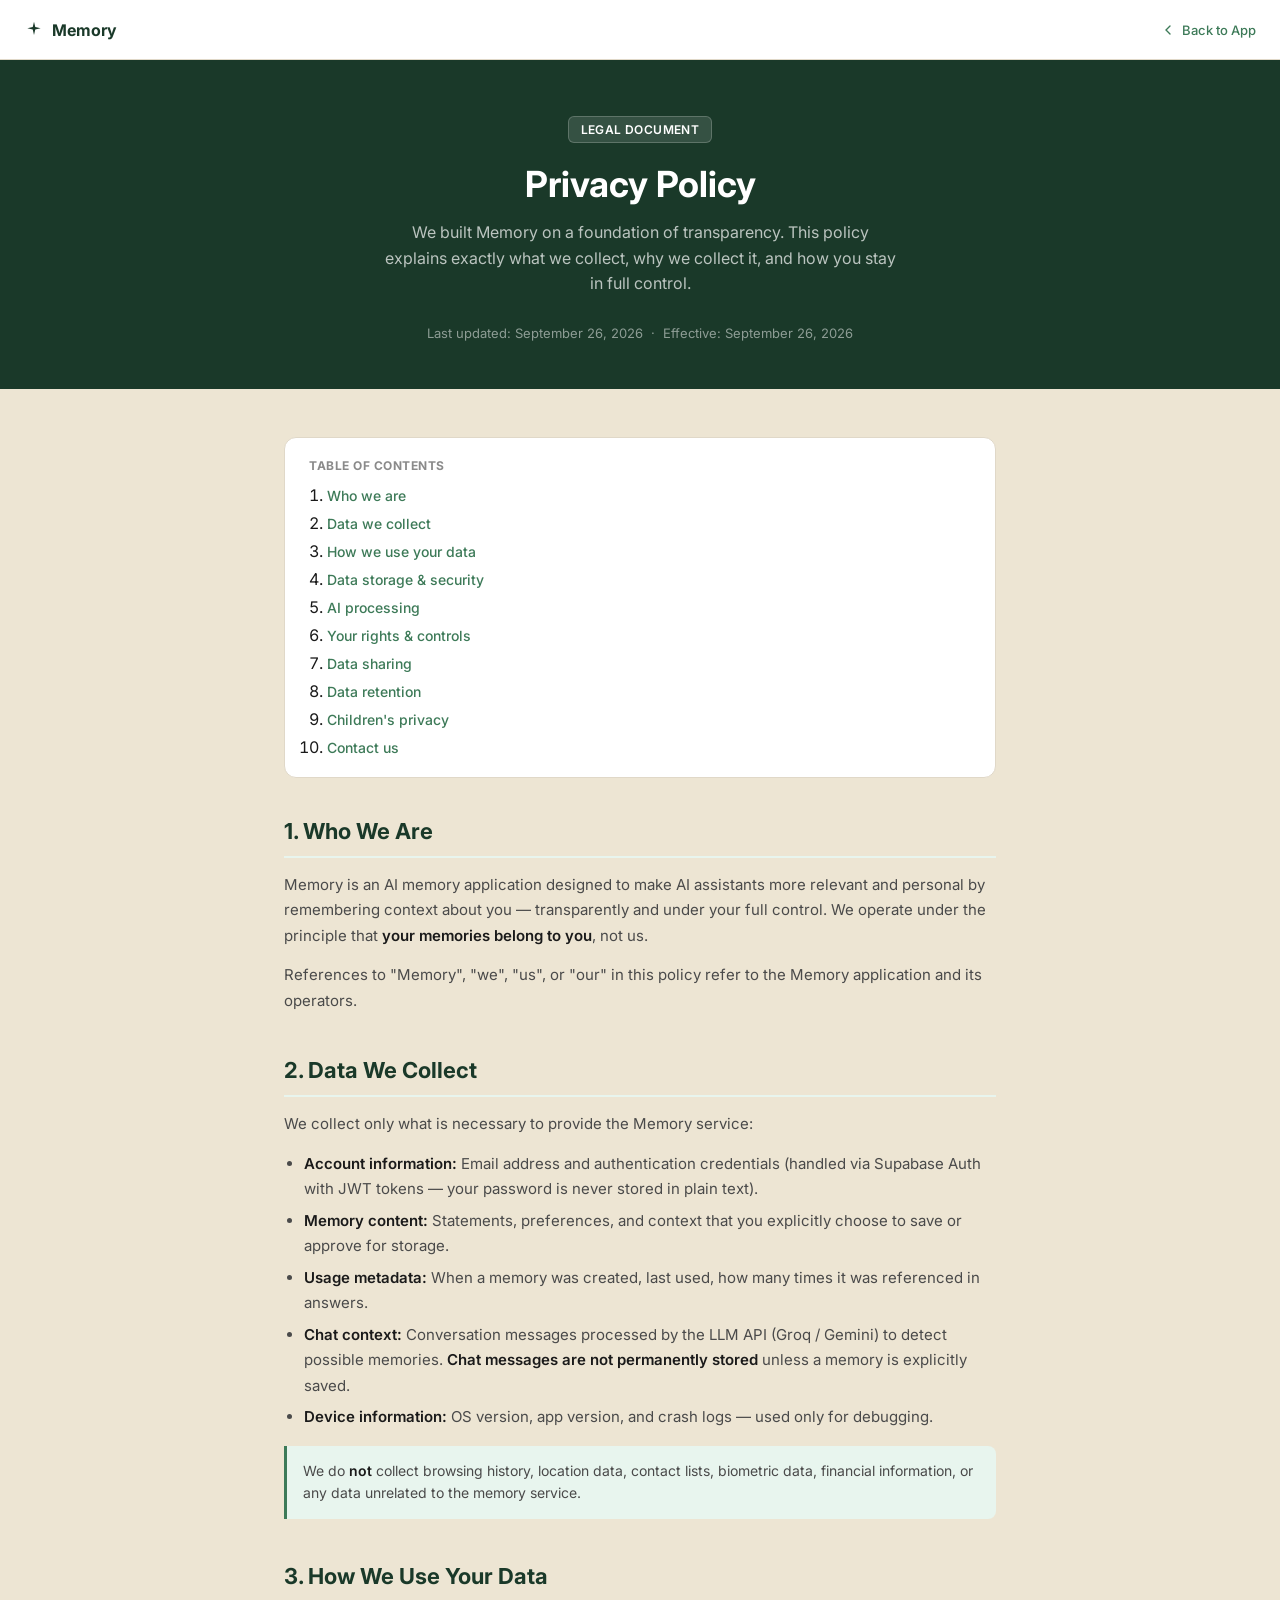
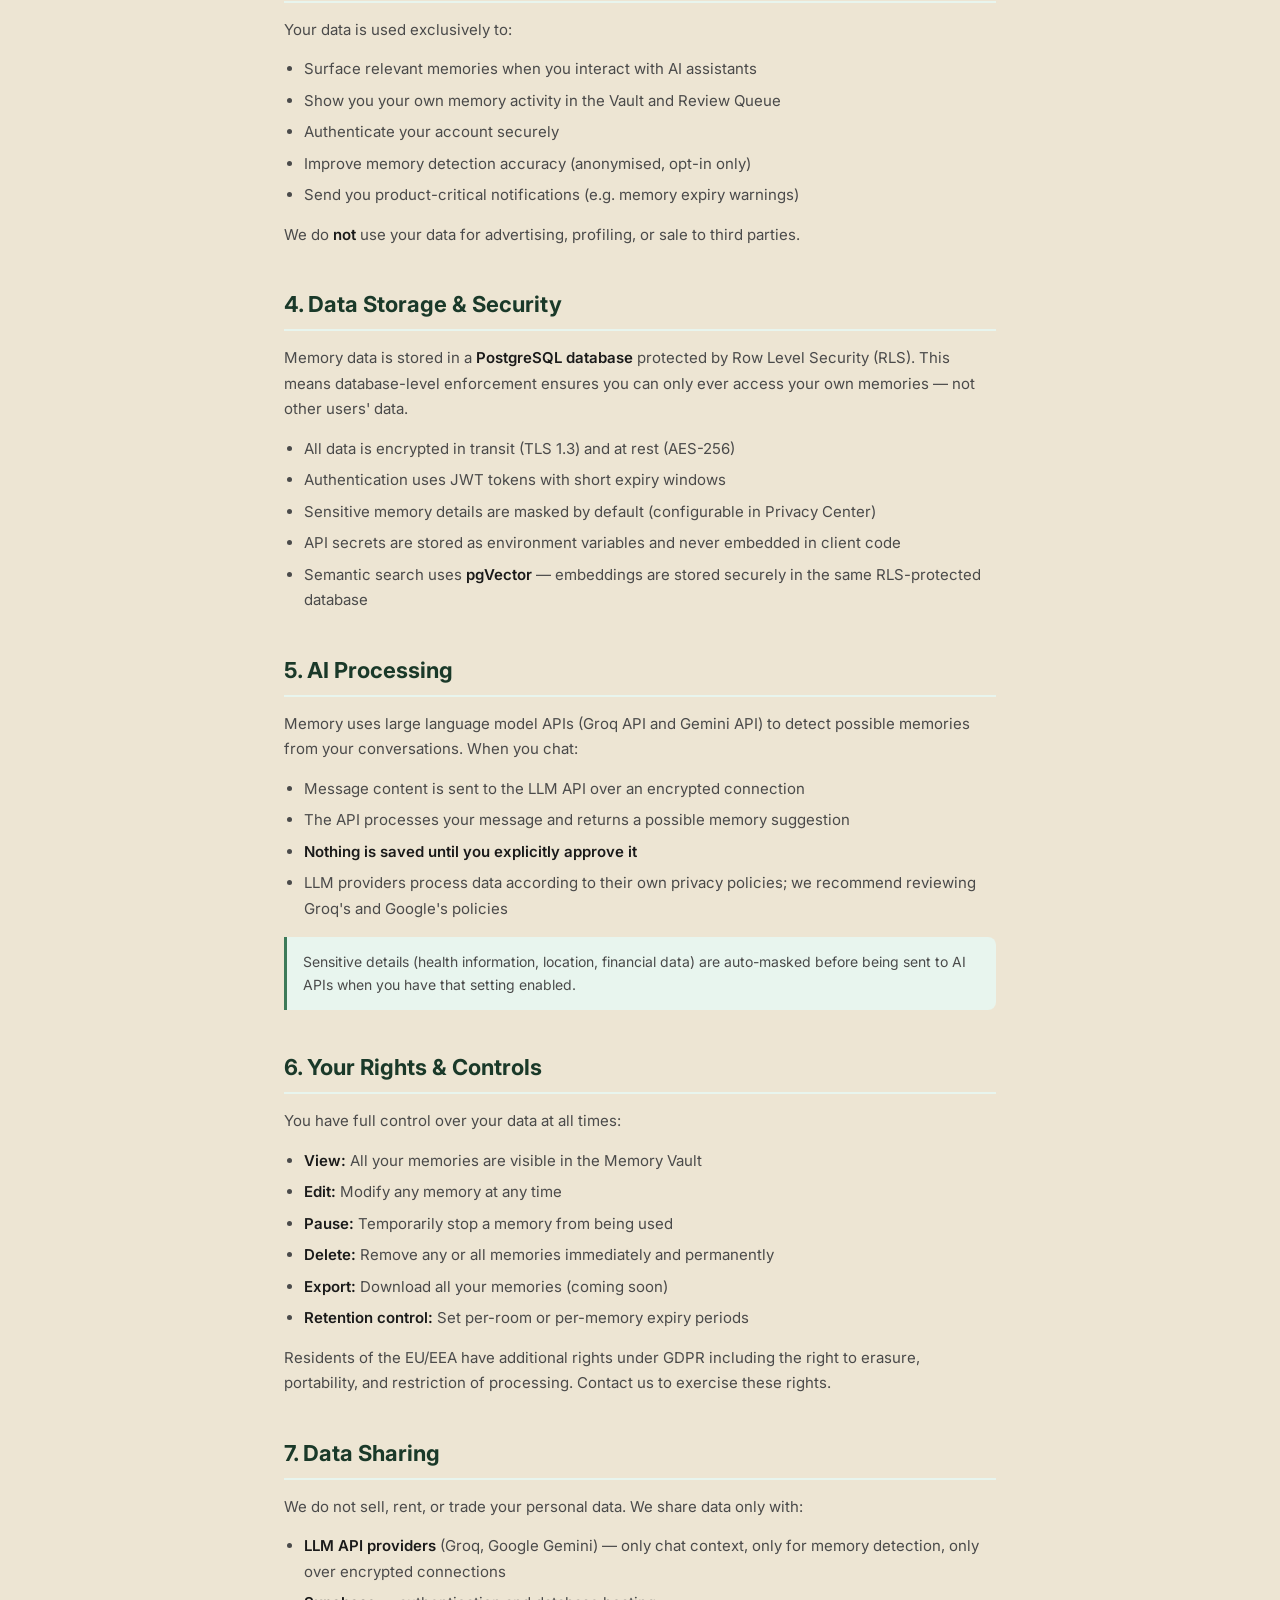
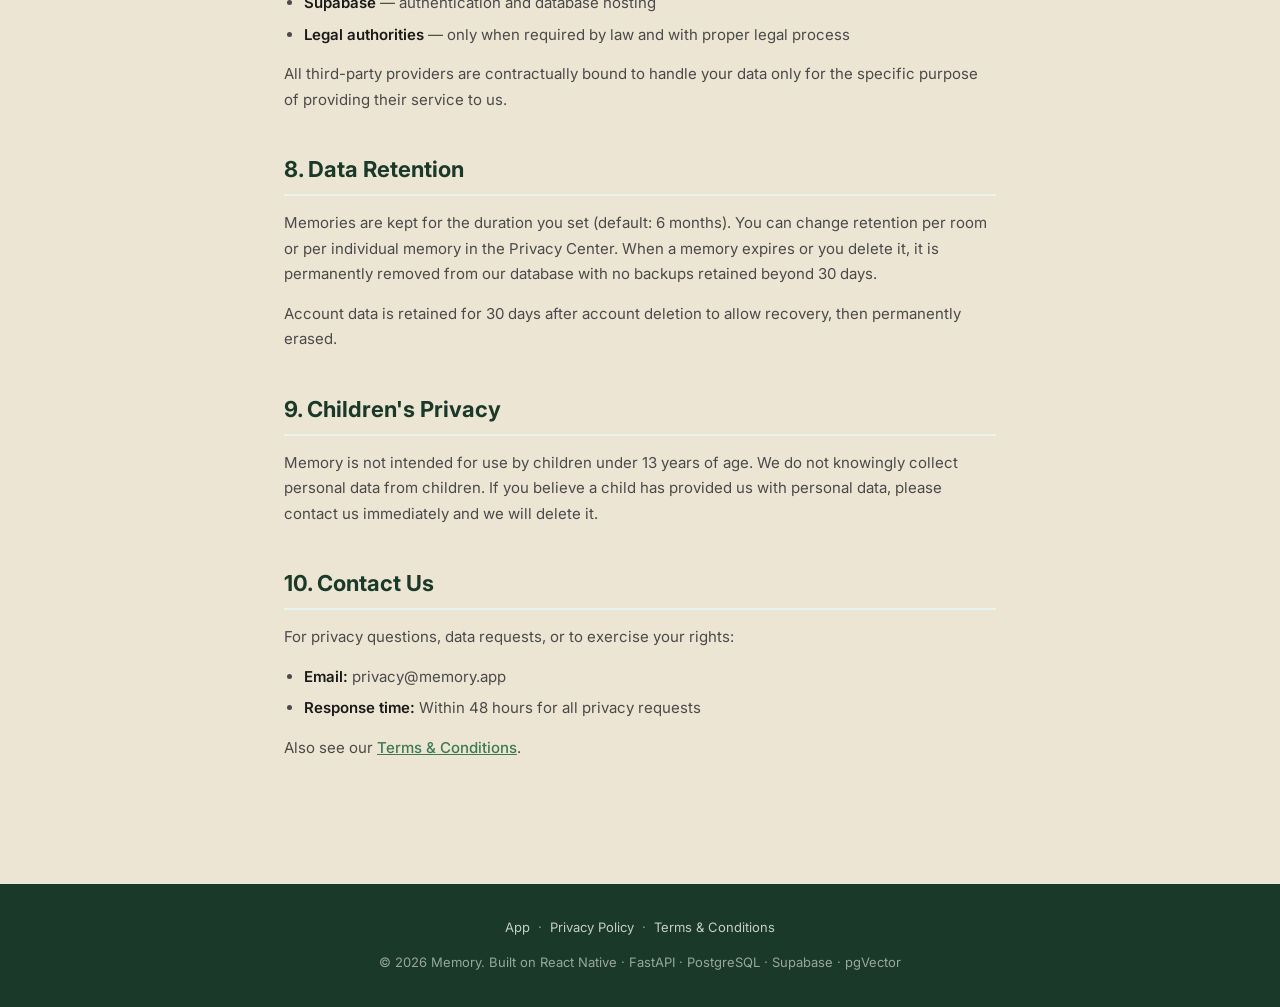
<file: privacy.html>
<!DOCTYPE html>
<html lang="en">
<head>
<meta charset="UTF-8">
<meta name="viewport" content="width=device-width, initial-scale=1.0">
<title>Privacy Policy — Memory</title>
<meta name="description" content="Memory's Privacy Policy. Understand exactly what data we collect, how we store it, and how you can delete it.">
<link rel="icon" type="image/jpeg" href="favicon.jpg">
<link rel="apple-touch-icon" href="favicon.jpg">
<link href="https://fonts.googleapis.com/css2?family=Inter:wght@300;400;500;600;700&display=swap" rel="stylesheet">
<style>
  *, *::before, *::after { box-sizing: border-box; margin: 0; padding: 0; }
  :root {
    --dark:       #1A3929;
    --text:       #1A1A1A;
    --text-2:     #4A4A4A;
    --text-muted: #8A8A8A;
    --green:      #3D7A58;
    --green-pale: #E8F5EE;
    --border:     #E0D8C8;
    --panel:      #F9F6F0;
    --white:      #FFFFFF;
    --cream:      #EDE5D3;
  }
  html, body {
    background: var(--cream);
    font-family: 'Inter', sans-serif;
    color: var(--text);
    min-height: 100vh;
  }
  /* NAV */
  nav {
    background: var(--white);
    border-bottom: 1px solid var(--border);
    padding: 0 24px;
    height: 60px;
    display: flex;
    align-items: center;
    justify-content: space-between;
    position: sticky;
    top: 0;
    z-index: 100;
  }
  .nav-brand {
    display: flex;
    align-items: center;
    gap: 8px;
    text-decoration: none;
    color: var(--dark);
    font-size: 16px;
    font-weight: 700;
  }
  .nav-brand svg { width: 20px; height: 20px; }
  .nav-back {
    display: flex;
    align-items: center;
    gap: 6px;
    font-size: 13px;
    font-weight: 500;
    color: var(--green);
    text-decoration: none;
  }
  /* HERO */
  .hero {
    background: var(--dark);
    color: white;
    padding: 56px 24px 48px;
    text-align: center;
  }
  .hero-badge {
    display: inline-flex;
    align-items: center;
    gap: 6px;
    background: rgba(255,255,255,0.12);
    border: 1px solid rgba(255,255,255,0.2);
    border-radius: 6px;
    padding: 5px 12px;
    font-size: 12px;
    font-weight: 600;
    letter-spacing: 0.4px;
    margin-bottom: 20px;
    text-transform: uppercase;
  }
  .hero h1 { font-size: 36px; font-weight: 700; line-height: 1.2; margin-bottom: 14px; }
  .hero p  { font-size: 16px; color: rgba(255,255,255,0.7); max-width: 520px; margin: 0 auto; line-height: 1.6; }
  .hero-meta { margin-top: 28px; font-size: 13px; color: rgba(255,255,255,0.5); }
  /* CONTENT */
  .content { max-width: 760px; margin: 0 auto; padding: 48px 24px 80px; }
  .toc {
    background: var(--white);
    border: 1px solid var(--border);
    border-radius: 12px;
    padding: 20px 24px;
    margin-bottom: 40px;
  }
  .toc-title { font-size: 12px; font-weight: 700; color: var(--text-muted); text-transform: uppercase; letter-spacing: 0.5px; margin-bottom: 12px; }
  .toc ol   { padding-left: 18px; display: flex; flex-direction: column; gap: 8px; }
  .toc a    { font-size: 14px; color: var(--green); text-decoration: none; font-weight: 500; }
  .toc a:hover { text-decoration: underline; }
  .section { margin-bottom: 44px; scroll-margin-top: 80px; }
  .section h2 {
    font-size: 22px; font-weight: 700; color: var(--dark);
    margin-bottom: 14px; padding-bottom: 12px;
    border-bottom: 2px solid var(--green-pale);
  }
  .section p  { font-size: 15px; color: var(--text-2); line-height: 1.7; margin-bottom: 14px; }
  .section ul { padding-left: 20px; margin-bottom: 14px; }
  .section li { font-size: 15px; color: var(--text-2); line-height: 1.7; margin-bottom: 6px; }
  .section strong { color: var(--text); font-weight: 600; }
  .callout {
    background: var(--green-pale);
    border-left: 3px solid var(--green);
    border-radius: 0 8px 8px 0;
    padding: 14px 16px;
    margin: 16px 0;
    font-size: 14px;
    color: var(--text-2);
    line-height: 1.6;
  }
  /* FOOTER */
  footer {
    background: var(--dark);
    color: rgba(255,255,255,0.55);
    text-align: center;
    padding: 32px 24px;
    font-size: 13px;
    line-height: 1.8;
  }
  footer a { color: rgba(255,255,255,0.75); text-decoration: none; }
  footer a:hover { color: white; }
</style>
</head>
<body>

<nav>
  <a class="nav-brand" href="index.html">
    <svg viewBox="0 0 24 24" fill="none">
      <path d="M12 2L13.5 8.5L20 10L13.5 11.5L12 18L10.5 11.5L4 10L10.5 8.5L12 2Z" fill="#1A3929"/>
    </svg>
    Memory
  </a>
  <a class="nav-back" href="index.html">
    <svg width="16" height="16" viewBox="0 0 24 24" fill="none" stroke="currentColor" stroke-width="2" stroke-linecap="round"><path d="M15 18l-6-6 6-6"/></svg>
    Back to App
  </a>
</nav>

<div class="hero">
  <div class="hero-badge">Legal Document</div>
  <h1>Privacy Policy</h1>
  <p>We built Memory on a foundation of transparency. This policy explains exactly what we collect, why we collect it, and how you stay in full control.</p>
  <div class="hero-meta">Last updated: September 26, 2026 &nbsp;·&nbsp; Effective: September 26, 2026</div>
</div>

<div class="content">

  <!-- Table of Contents -->
  <div class="toc">
    <div class="toc-title">Table of Contents</div>
    <ol>
      <li><a href="#who-we-are">Who we are</a></li>
      <li><a href="#data-we-collect">Data we collect</a></li>
      <li><a href="#how-we-use-data">How we use your data</a></li>
      <li><a href="#data-storage">Data storage &amp; security</a></li>
      <li><a href="#ai-processing">AI processing</a></li>
      <li><a href="#your-rights">Your rights &amp; controls</a></li>
      <li><a href="#data-sharing">Data sharing</a></li>
      <li><a href="#retention">Data retention</a></li>
      <li><a href="#children">Children's privacy</a></li>
      <li><a href="#contact">Contact us</a></li>
    </ol>
  </div>

  <div id="who-we-are" class="section">
    <h2>1. Who We Are</h2>
    <p>Memory is an AI memory application designed to make AI assistants more relevant and personal by remembering context about you — transparently and under your full control. We operate under the principle that <strong>your memories belong to you</strong>, not us.</p>
    <p>References to "Memory", "we", "us", or "our" in this policy refer to the Memory application and its operators.</p>
  </div>

  <div id="data-we-collect" class="section">
    <h2>2. Data We Collect</h2>
    <p>We collect only what is necessary to provide the Memory service:</p>
    <ul>
      <li><strong>Account information:</strong> Email address and authentication credentials (handled via Supabase Auth with JWT tokens — your password is never stored in plain text).</li>
      <li><strong>Memory content:</strong> Statements, preferences, and context that you explicitly choose to save or approve for storage.</li>
      <li><strong>Usage metadata:</strong> When a memory was created, last used, how many times it was referenced in answers.</li>
      <li><strong>Chat context:</strong> Conversation messages processed by the LLM API (Groq / Gemini) to detect possible memories. <strong>Chat messages are not permanently stored</strong> unless a memory is explicitly saved.</li>
      <li><strong>Device information:</strong> OS version, app version, and crash logs — used only for debugging.</li>
    </ul>
    <div class="callout">
      We do <strong>not</strong> collect browsing history, location data, contact lists, biometric data, financial information, or any data unrelated to the memory service.
    </div>
  </div>

  <div id="how-we-use-data" class="section">
    <h2>3. How We Use Your Data</h2>
    <p>Your data is used exclusively to:</p>
    <ul>
      <li>Surface relevant memories when you interact with AI assistants</li>
      <li>Show you your own memory activity in the Vault and Review Queue</li>
      <li>Authenticate your account securely</li>
      <li>Improve memory detection accuracy (anonymised, opt-in only)</li>
      <li>Send you product-critical notifications (e.g. memory expiry warnings)</li>
    </ul>
    <p>We do <strong>not</strong> use your data for advertising, profiling, or sale to third parties.</p>
  </div>

  <div id="data-storage" class="section">
    <h2>4. Data Storage &amp; Security</h2>
    <p>Memory data is stored in a <strong>PostgreSQL database</strong> protected by Row Level Security (RLS). This means database-level enforcement ensures you can only ever access your own memories — not other users' data.</p>
    <ul>
      <li>All data is encrypted in transit (TLS 1.3) and at rest (AES-256)</li>
      <li>Authentication uses JWT tokens with short expiry windows</li>
      <li>Sensitive memory details are masked by default (configurable in Privacy Center)</li>
      <li>API secrets are stored as environment variables and never embedded in client code</li>
      <li>Semantic search uses <strong>pgVector</strong> — embeddings are stored securely in the same RLS-protected database</li>
    </ul>
  </div>

  <div id="ai-processing" class="section">
    <h2>5. AI Processing</h2>
    <p>Memory uses large language model APIs (Groq API and Gemini API) to detect possible memories from your conversations. When you chat:</p>
    <ul>
      <li>Message content is sent to the LLM API over an encrypted connection</li>
      <li>The API processes your message and returns a possible memory suggestion</li>
      <li><strong>Nothing is saved until you explicitly approve it</strong></li>
      <li>LLM providers process data according to their own privacy policies; we recommend reviewing Groq's and Google's policies</li>
    </ul>
    <div class="callout">
      Sensitive details (health information, location, financial data) are auto-masked before being sent to AI APIs when you have that setting enabled.
    </div>
  </div>

  <div id="your-rights" class="section">
    <h2>6. Your Rights &amp; Controls</h2>
    <p>You have full control over your data at all times:</p>
    <ul>
      <li><strong>View:</strong> All your memories are visible in the Memory Vault</li>
      <li><strong>Edit:</strong> Modify any memory at any time</li>
      <li><strong>Pause:</strong> Temporarily stop a memory from being used</li>
      <li><strong>Delete:</strong> Remove any or all memories immediately and permanently</li>
      <li><strong>Export:</strong> Download all your memories (coming soon)</li>
      <li><strong>Retention control:</strong> Set per-room or per-memory expiry periods</li>
    </ul>
    <p>Residents of the EU/EEA have additional rights under GDPR including the right to erasure, portability, and restriction of processing. Contact us to exercise these rights.</p>
  </div>

  <div id="data-sharing" class="section">
    <h2>7. Data Sharing</h2>
    <p>We do not sell, rent, or trade your personal data. We share data only with:</p>
    <ul>
      <li><strong>LLM API providers</strong> (Groq, Google Gemini) — only chat context, only for memory detection, only over encrypted connections</li>
      <li><strong>Supabase</strong> — authentication and database hosting</li>
      <li><strong>Legal authorities</strong> — only when required by law and with proper legal process</li>
    </ul>
    <p>All third-party providers are contractually bound to handle your data only for the specific purpose of providing their service to us.</p>
  </div>

  <div id="retention" class="section">
    <h2>8. Data Retention</h2>
    <p>Memories are kept for the duration you set (default: 6 months). You can change retention per room or per individual memory in the Privacy Center. When a memory expires or you delete it, it is permanently removed from our database with no backups retained beyond 30 days.</p>
    <p>Account data is retained for 30 days after account deletion to allow recovery, then permanently erased.</p>
  </div>

  <div id="children" class="section">
    <h2>9. Children's Privacy</h2>
    <p>Memory is not intended for use by children under 13 years of age. We do not knowingly collect personal data from children. If you believe a child has provided us with personal data, please contact us immediately and we will delete it.</p>
  </div>

  <div id="contact" class="section">
    <h2>10. Contact Us</h2>
    <p>For privacy questions, data requests, or to exercise your rights:</p>
    <ul>
      <li><strong>Email:</strong> privacy@memory.app</li>
      <li><strong>Response time:</strong> Within 48 hours for all privacy requests</li>
    </ul>
    <p>Also see our <a href="terms.html" style="color:var(--green);font-weight:500;">Terms &amp; Conditions</a>.</p>
  </div>

</div>

<footer>
  <div style="margin-bottom:12px;">
    <a href="index.html">App</a> &nbsp;·&nbsp;
    <a href="privacy.html">Privacy Policy</a> &nbsp;·&nbsp;
    <a href="terms.html">Terms &amp; Conditions</a>
  </div>
  <div>© 2026 Memory. Built on React Native · FastAPI · PostgreSQL · Supabase · pgVector</div>
</footer>

</body>
</html>
</file>
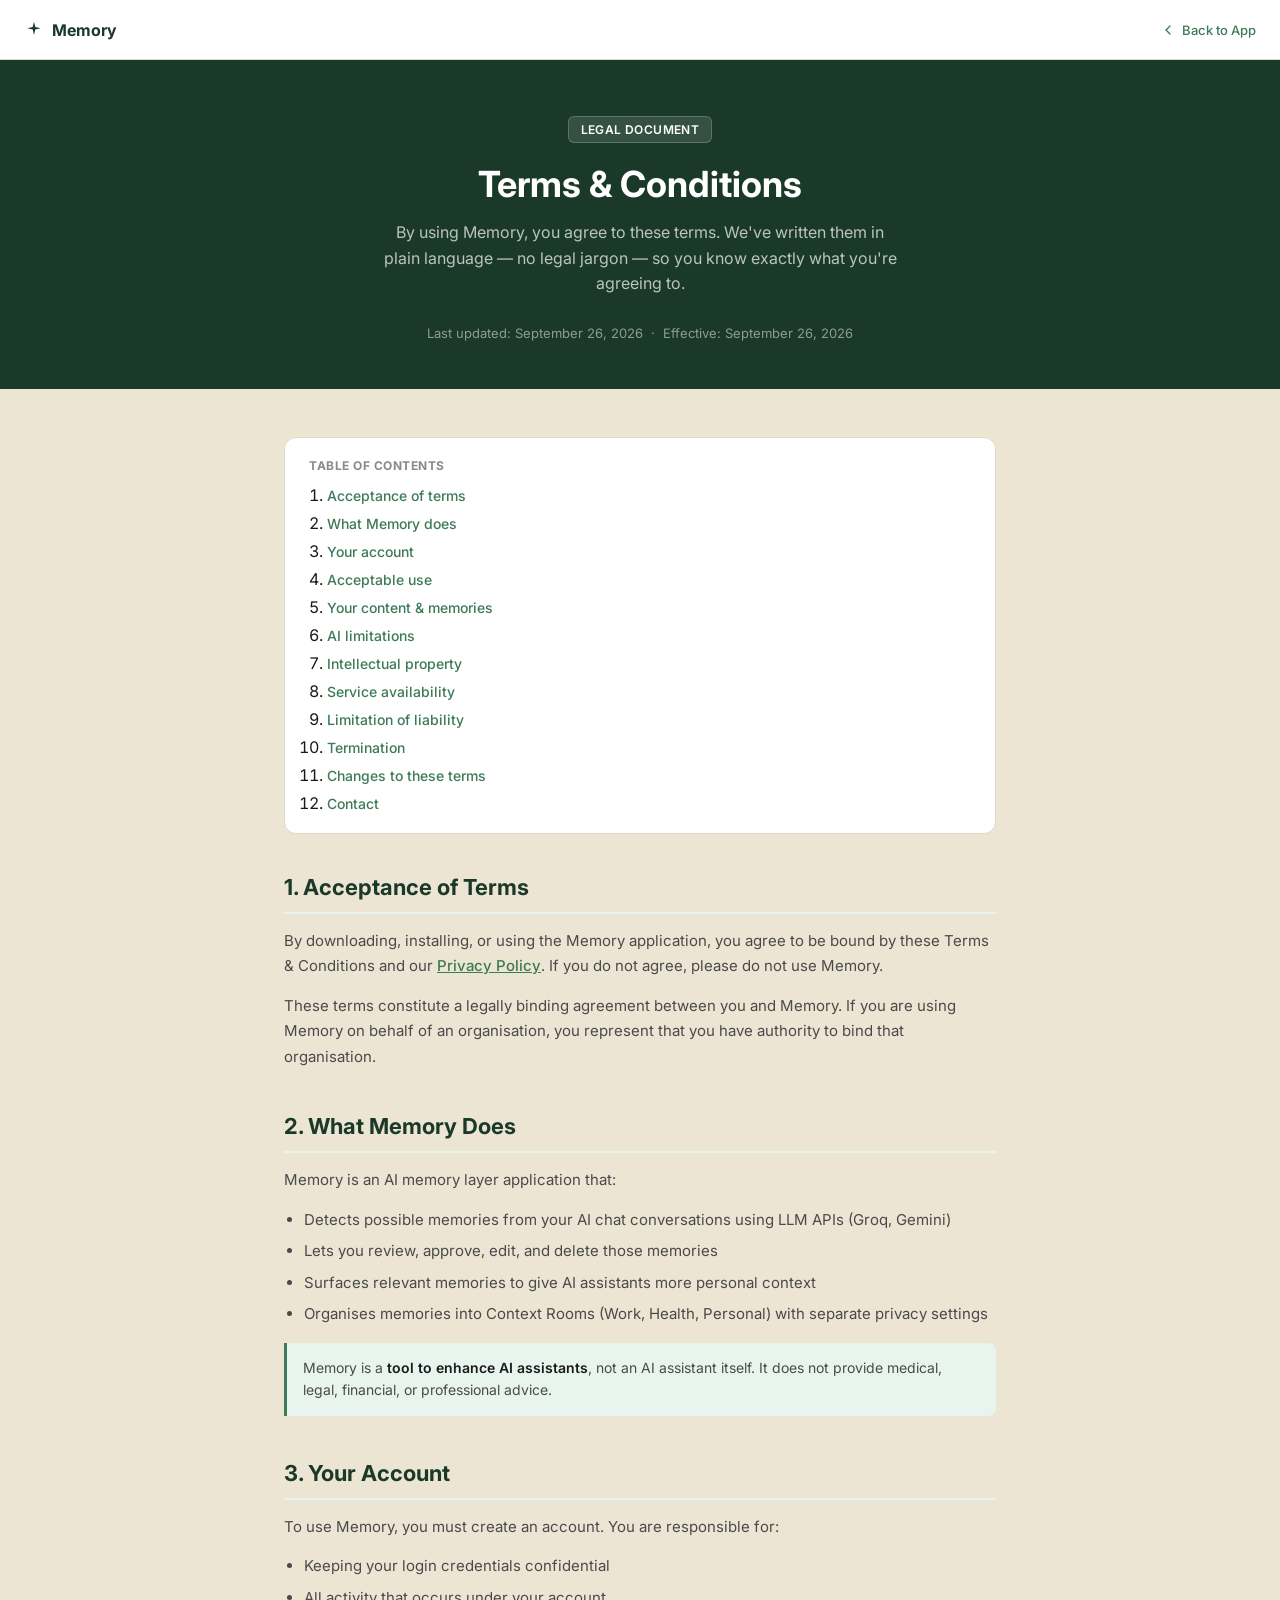
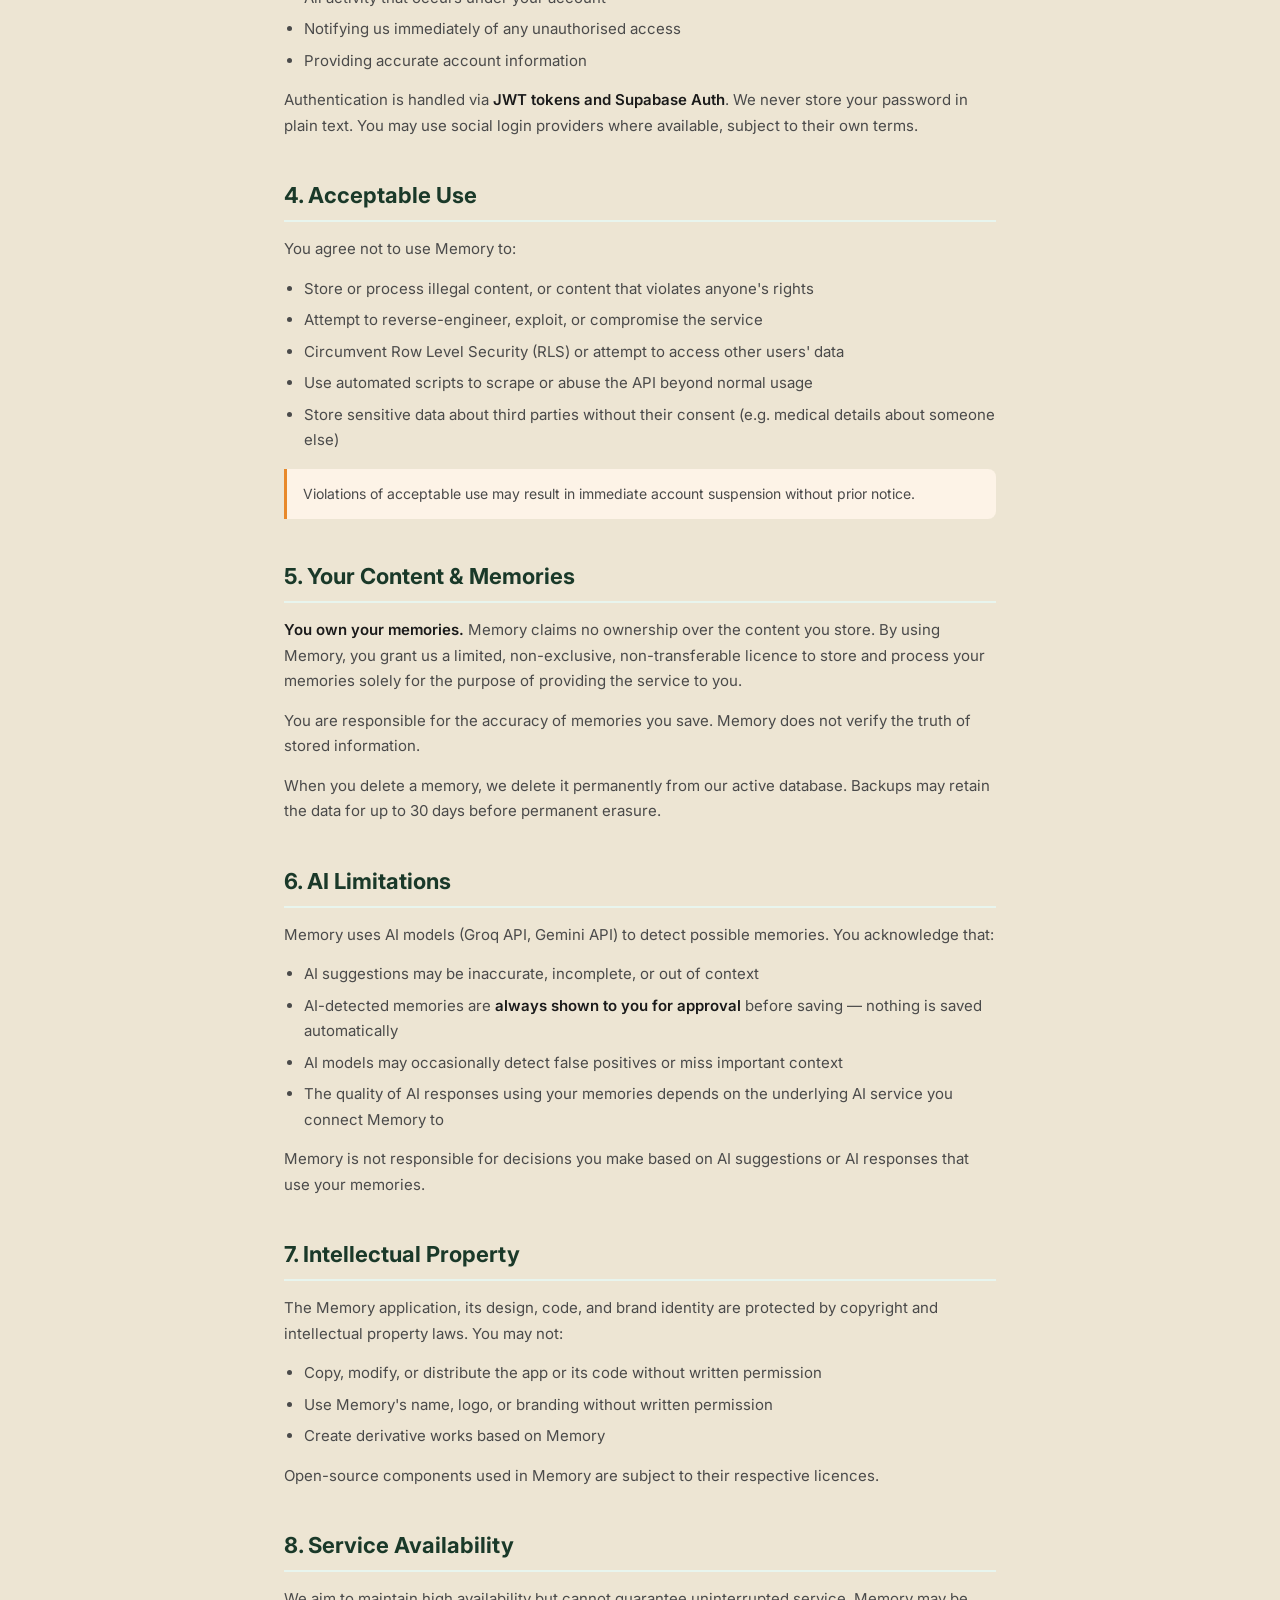
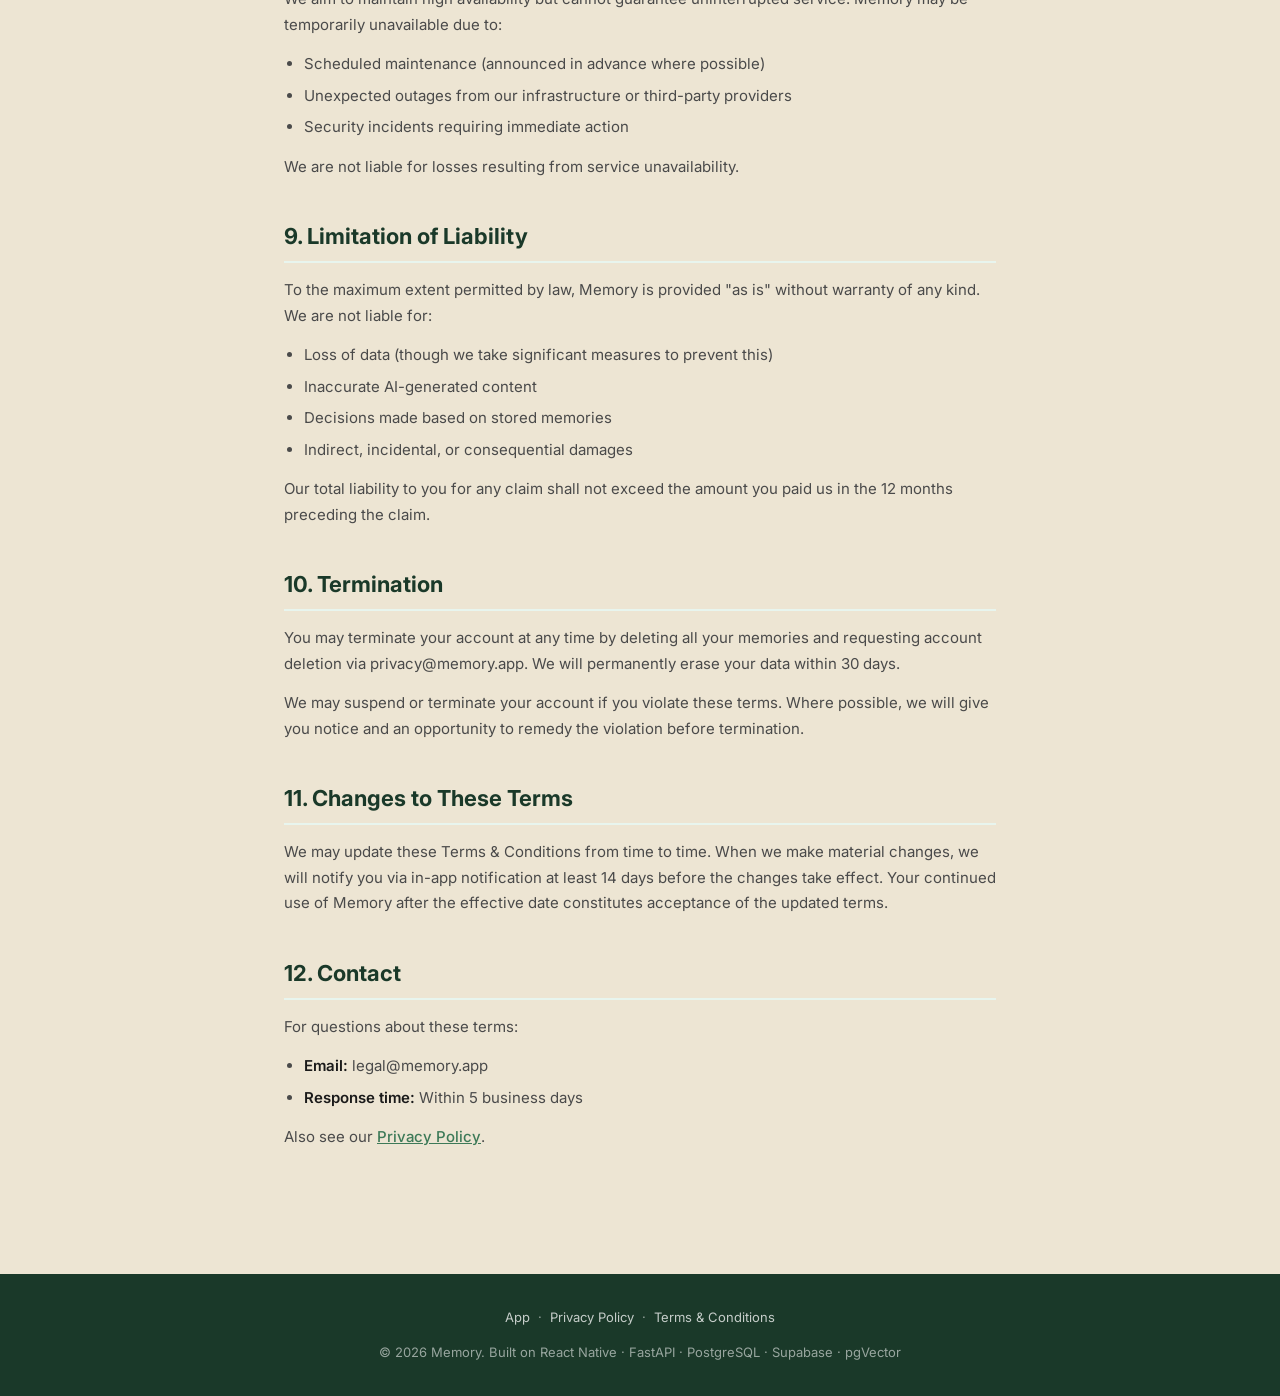
<file: terms.html>
<!DOCTYPE html>
<html lang="en">
<head>
<meta charset="UTF-8">
<meta name="viewport" content="width=device-width, initial-scale=1.0">
<title>Terms &amp; Conditions — Memory</title>
<meta name="description" content="Memory's Terms and Conditions. Understand your rights and responsibilities when using the Memory app.">
<link rel="icon" type="image/jpeg" href="favicon.jpg">
<link rel="apple-touch-icon" href="favicon.jpg">
<link href="https://fonts.googleapis.com/css2?family=Inter:wght@300;400;500;600;700&display=swap" rel="stylesheet">
<style>
  *, *::before, *::after { box-sizing: border-box; margin: 0; padding: 0; }
  :root {
    --dark:       #1A3929;
    --text:       #1A1A1A;
    --text-2:     #4A4A4A;
    --text-muted: #8A8A8A;
    --green:      #3D7A58;
    --green-pale: #E8F5EE;
    --amber:      #E8892B;
    --amber-pale: #FDF3E7;
    --border:     #E0D8C8;
    --panel:      #F9F6F0;
    --white:      #FFFFFF;
    --cream:      #EDE5D3;
  }
  html, body {
    background: var(--cream);
    font-family: 'Inter', sans-serif;
    color: var(--text);
    min-height: 100vh;
  }
  nav {
    background: var(--white);
    border-bottom: 1px solid var(--border);
    padding: 0 24px;
    height: 60px;
    display: flex;
    align-items: center;
    justify-content: space-between;
    position: sticky;
    top: 0;
    z-index: 100;
  }
  .nav-brand {
    display: flex; align-items: center; gap: 8px;
    text-decoration: none; color: var(--dark);
    font-size: 16px; font-weight: 700;
  }
  .nav-back {
    display: flex; align-items: center; gap: 6px;
    font-size: 13px; font-weight: 500;
    color: var(--green); text-decoration: none;
  }
  .hero {
    background: var(--dark);
    color: white;
    padding: 56px 24px 48px;
    text-align: center;
  }
  .hero-badge {
    display: inline-flex; align-items: center; gap: 6px;
    background: rgba(255,255,255,0.12);
    border: 1px solid rgba(255,255,255,0.2);
    border-radius: 6px; padding: 5px 12px;
    font-size: 12px; font-weight: 600;
    letter-spacing: 0.4px; margin-bottom: 20px;
    text-transform: uppercase;
  }
  .hero h1 { font-size: 36px; font-weight: 700; line-height: 1.2; margin-bottom: 14px; }
  .hero p  { font-size: 16px; color: rgba(255,255,255,0.7); max-width: 520px; margin: 0 auto; line-height: 1.6; }
  .hero-meta { margin-top: 28px; font-size: 13px; color: rgba(255,255,255,0.5); }
  .content { max-width: 760px; margin: 0 auto; padding: 48px 24px 80px; }
  .toc {
    background: var(--white); border: 1px solid var(--border);
    border-radius: 12px; padding: 20px 24px; margin-bottom: 40px;
  }
  .toc-title { font-size: 12px; font-weight: 700; color: var(--text-muted); text-transform: uppercase; letter-spacing: 0.5px; margin-bottom: 12px; }
  .toc ol { padding-left: 18px; display: flex; flex-direction: column; gap: 8px; }
  .toc a  { font-size: 14px; color: var(--green); text-decoration: none; font-weight: 500; }
  .toc a:hover { text-decoration: underline; }
  .section { margin-bottom: 44px; scroll-margin-top: 80px; }
  .section h2 {
    font-size: 22px; font-weight: 700; color: var(--dark);
    margin-bottom: 14px; padding-bottom: 12px;
    border-bottom: 2px solid var(--green-pale);
  }
  .section p  { font-size: 15px; color: var(--text-2); line-height: 1.7; margin-bottom: 14px; }
  .section ul { padding-left: 20px; margin-bottom: 14px; }
  .section li { font-size: 15px; color: var(--text-2); line-height: 1.7; margin-bottom: 6px; }
  .section strong { color: var(--text); font-weight: 600; }
  .callout {
    border-radius: 0 8px 8px 0; padding: 14px 16px;
    margin: 16px 0; font-size: 14px; color: var(--text-2); line-height: 1.6;
  }
  .callout.green  { background: var(--green-pale);  border-left: 3px solid var(--green); }
  .callout.amber  { background: var(--amber-pale);  border-left: 3px solid var(--amber); }
  footer {
    background: var(--dark); color: rgba(255,255,255,0.55);
    text-align: center; padding: 32px 24px;
    font-size: 13px; line-height: 1.8;
  }
  footer a { color: rgba(255,255,255,0.75); text-decoration: none; }
  footer a:hover { color: white; }
</style>
</head>
<body>

<nav>
  <a class="nav-brand" href="index.html">
    <svg width="20" height="20" viewBox="0 0 24 24" fill="none">
      <path d="M12 2L13.5 8.5L20 10L13.5 11.5L12 18L10.5 11.5L4 10L10.5 8.5L12 2Z" fill="#1A3929"/>
    </svg>
    Memory
  </a>
  <a class="nav-back" href="index.html">
    <svg width="16" height="16" viewBox="0 0 24 24" fill="none" stroke="currentColor" stroke-width="2" stroke-linecap="round"><path d="M15 18l-6-6 6-6"/></svg>
    Back to App
  </a>
</nav>

<div class="hero">
  <div class="hero-badge">Legal Document</div>
  <h1>Terms &amp; Conditions</h1>
  <p>By using Memory, you agree to these terms. We've written them in plain language — no legal jargon — so you know exactly what you're agreeing to.</p>
  <div class="hero-meta">Last updated: September 26, 2026 &nbsp;·&nbsp; Effective: September 26, 2026</div>
</div>

<div class="content">

  <div class="toc">
    <div class="toc-title">Table of Contents</div>
    <ol>
      <li><a href="#acceptance">Acceptance of terms</a></li>
      <li><a href="#description">What Memory does</a></li>
      <li><a href="#your-account">Your account</a></li>
      <li><a href="#acceptable-use">Acceptable use</a></li>
      <li><a href="#your-content">Your content &amp; memories</a></li>
      <li><a href="#ai-limitations">AI limitations</a></li>
      <li><a href="#intellectual-property">Intellectual property</a></li>
      <li><a href="#service-availability">Service availability</a></li>
      <li><a href="#liability">Limitation of liability</a></li>
      <li><a href="#termination">Termination</a></li>
      <li><a href="#changes">Changes to these terms</a></li>
      <li><a href="#contact">Contact</a></li>
    </ol>
  </div>

  <div id="acceptance" class="section">
    <h2>1. Acceptance of Terms</h2>
    <p>By downloading, installing, or using the Memory application, you agree to be bound by these Terms &amp; Conditions and our <a href="privacy.html" style="color:var(--green);font-weight:500;">Privacy Policy</a>. If you do not agree, please do not use Memory.</p>
    <p>These terms constitute a legally binding agreement between you and Memory. If you are using Memory on behalf of an organisation, you represent that you have authority to bind that organisation.</p>
  </div>

  <div id="description" class="section">
    <h2>2. What Memory Does</h2>
    <p>Memory is an AI memory layer application that:</p>
    <ul>
      <li>Detects possible memories from your AI chat conversations using LLM APIs (Groq, Gemini)</li>
      <li>Lets you review, approve, edit, and delete those memories</li>
      <li>Surfaces relevant memories to give AI assistants more personal context</li>
      <li>Organises memories into Context Rooms (Work, Health, Personal) with separate privacy settings</li>
    </ul>
    <div class="callout green">
      Memory is a <strong>tool to enhance AI assistants</strong>, not an AI assistant itself. It does not provide medical, legal, financial, or professional advice.
    </div>
  </div>

  <div id="your-account" class="section">
    <h2>3. Your Account</h2>
    <p>To use Memory, you must create an account. You are responsible for:</p>
    <ul>
      <li>Keeping your login credentials confidential</li>
      <li>All activity that occurs under your account</li>
      <li>Notifying us immediately of any unauthorised access</li>
      <li>Providing accurate account information</li>
    </ul>
    <p>Authentication is handled via <strong>JWT tokens and Supabase Auth</strong>. We never store your password in plain text. You may use social login providers where available, subject to their own terms.</p>
  </div>

  <div id="acceptable-use" class="section">
    <h2>4. Acceptable Use</h2>
    <p>You agree not to use Memory to:</p>
    <ul>
      <li>Store or process illegal content, or content that violates anyone's rights</li>
      <li>Attempt to reverse-engineer, exploit, or compromise the service</li>
      <li>Circumvent Row Level Security (RLS) or attempt to access other users' data</li>
      <li>Use automated scripts to scrape or abuse the API beyond normal usage</li>
      <li>Store sensitive data about third parties without their consent (e.g. medical details about someone else)</li>
    </ul>
    <div class="callout amber">
      Violations of acceptable use may result in immediate account suspension without prior notice.
    </div>
  </div>

  <div id="your-content" class="section">
    <h2>5. Your Content &amp; Memories</h2>
    <p><strong>You own your memories.</strong> Memory claims no ownership over the content you store. By using Memory, you grant us a limited, non-exclusive, non-transferable licence to store and process your memories solely for the purpose of providing the service to you.</p>
    <p>You are responsible for the accuracy of memories you save. Memory does not verify the truth of stored information.</p>
    <p>When you delete a memory, we delete it permanently from our active database. Backups may retain the data for up to 30 days before permanent erasure.</p>
  </div>

  <div id="ai-limitations" class="section">
    <h2>6. AI Limitations</h2>
    <p>Memory uses AI models (Groq API, Gemini API) to detect possible memories. You acknowledge that:</p>
    <ul>
      <li>AI suggestions may be inaccurate, incomplete, or out of context</li>
      <li>AI-detected memories are <strong>always shown to you for approval</strong> before saving — nothing is saved automatically</li>
      <li>AI models may occasionally detect false positives or miss important context</li>
      <li>The quality of AI responses using your memories depends on the underlying AI service you connect Memory to</li>
    </ul>
    <p>Memory is not responsible for decisions you make based on AI suggestions or AI responses that use your memories.</p>
  </div>

  <div id="intellectual-property" class="section">
    <h2>7. Intellectual Property</h2>
    <p>The Memory application, its design, code, and brand identity are protected by copyright and intellectual property laws. You may not:</p>
    <ul>
      <li>Copy, modify, or distribute the app or its code without written permission</li>
      <li>Use Memory's name, logo, or branding without written permission</li>
      <li>Create derivative works based on Memory</li>
    </ul>
    <p>Open-source components used in Memory are subject to their respective licences.</p>
  </div>

  <div id="service-availability" class="section">
    <h2>8. Service Availability</h2>
    <p>We aim to maintain high availability but cannot guarantee uninterrupted service. Memory may be temporarily unavailable due to:</p>
    <ul>
      <li>Scheduled maintenance (announced in advance where possible)</li>
      <li>Unexpected outages from our infrastructure or third-party providers</li>
      <li>Security incidents requiring immediate action</li>
    </ul>
    <p>We are not liable for losses resulting from service unavailability.</p>
  </div>

  <div id="liability" class="section">
    <h2>9. Limitation of Liability</h2>
    <p>To the maximum extent permitted by law, Memory is provided "as is" without warranty of any kind. We are not liable for:</p>
    <ul>
      <li>Loss of data (though we take significant measures to prevent this)</li>
      <li>Inaccurate AI-generated content</li>
      <li>Decisions made based on stored memories</li>
      <li>Indirect, incidental, or consequential damages</li>
    </ul>
    <p>Our total liability to you for any claim shall not exceed the amount you paid us in the 12 months preceding the claim.</p>
  </div>

  <div id="termination" class="section">
    <h2>10. Termination</h2>
    <p>You may terminate your account at any time by deleting all your memories and requesting account deletion via privacy@memory.app. We will permanently erase your data within 30 days.</p>
    <p>We may suspend or terminate your account if you violate these terms. Where possible, we will give you notice and an opportunity to remedy the violation before termination.</p>
  </div>

  <div id="changes" class="section">
    <h2>11. Changes to These Terms</h2>
    <p>We may update these Terms &amp; Conditions from time to time. When we make material changes, we will notify you via in-app notification at least 14 days before the changes take effect. Your continued use of Memory after the effective date constitutes acceptance of the updated terms.</p>
  </div>

  <div id="contact" class="section">
    <h2>12. Contact</h2>
    <p>For questions about these terms:</p>
    <ul>
      <li><strong>Email:</strong> legal@memory.app</li>
      <li><strong>Response time:</strong> Within 5 business days</li>
    </ul>
    <p>Also see our <a href="privacy.html" style="color:var(--green);font-weight:500;">Privacy Policy</a>.</p>
  </div>

</div>

<footer>
  <div style="margin-bottom:12px;">
    <a href="index.html">App</a> &nbsp;·&nbsp;
    <a href="privacy.html">Privacy Policy</a> &nbsp;·&nbsp;
    <a href="terms.html">Terms &amp; Conditions</a>
  </div>
  <div>© 2026 Memory. Built on React Native · FastAPI · PostgreSQL · Supabase · pgVector</div>
</footer>

</body>
</html>
</file>
<file: styles.css>
/* ═══════════════════════════════════════════════
   Memory App — styles.css
   Tech Stack: React Native · Expo · Expo Router
   UI: Figma · Tailwind CSS (native equiv.)
   Backend: FastAPI / Flask · PostgreSQL
   Auth: JWT · Supabase Auth
   API: Groq API · Gemini API
   Security: PostgreSQL RLS · pgVector
   Secrets: Environment Variables
═══════════════════════════════════════════════ */

*, *::before, *::after { box-sizing: border-box; margin: 0; padding: 0; }

/* ── DESIGN TOKENS ─────────────────────────────── */
:root {
  --cream:        #EDE5D3;
  --cream-dark:   #E3D9C4;
  --white:        #FFFFFF;
  --panel:        #F9F6F0;
  --dark:         #1A3929;
  --dark-2:       #1E3D2D;
  --text:         #1A1A1A;
  --text-2:       #4A4A4A;
  --text-muted:   #8A8A8A;
  --green:        #3D7A58;
  --green-light:  #4CAF7D;
  --green-pale:   #E8F5EE;
  --green-dot:    #4CAF7D;
  --amber:        #E8892B;
  --amber-pale:   #FDF3E7;
  --amber-dot:    #E8892B;
  --teal:         #2E7D82;
  --teal-pale:    #E3F4F5;
  --blue:         #3A7BD5;
  --blue-pale:    #EBF2FC;
  --blue-dot:     #5C9CE6;
  --red:          #E53935;
  --red-pale:     #FEECEC;
  --border:       #E0D8C8;
  --shadow:       0 1px 4px rgba(0,0,0,0.08);
  --shadow-md:    0 4px 16px rgba(0,0,0,0.12);
  --radius-sm:    8px;
  --radius-md:    12px;
  --radius-lg:    16px;
  --radius-xl:    24px;
}

/* ── BASE ──────────────────────────────────────── */
html, body {
  background: #C8C0AE;
  display: flex;
  justify-content: center;
  align-items: flex-start;
  min-height: 100vh;
  font-family: 'Inter', sans-serif;
  padding: 24px 16px 80px;
}

/* ── PHONE SHELL ───────────────────────────────── */
.phone {
  width: 390px;
  height: 844px;
  background: var(--cream);
  border-radius: 44px;
  overflow: hidden;
  position: relative;
  box-shadow: 0 32px 64px rgba(0,0,0,0.28), 0 0 0 1px rgba(0,0,0,0.08);
  flex-shrink: 0;
}

/* ── STATUS BAR ────────────────────────────────── */
.status-bar {
  display: flex;
  justify-content: space-between;
  align-items: center;
  padding: 14px 28px 4px;
  font-size: 12px;
  font-weight: 600;
  color: var(--text);
  background: transparent;
  position: relative;
  z-index: 10;
}
.status-bar .time { font-size: 15px; font-weight: 600; }
.status-icons { display: flex; gap: 6px; align-items: center; }
.status-icons svg { width: 16px; height: 16px; }

/* ── SCREENS ───────────────────────────────────── */
.screen {
  display: none;
  flex-direction: column;
  height: calc(844px - 44px);
  overflow: hidden;
  background: var(--cream);
}
.screen.active { display: flex; }
.screen-scroll {
  flex: 1;
  overflow-y: auto;
  overflow-x: hidden;
  -webkit-overflow-scrolling: touch;
  scrollbar-width: none;
}
.screen-scroll::-webkit-scrollbar { display: none; }

/* ── BOTTOM NAV ────────────────────────────────── */
.bottom-nav {
  display: flex;
  background: var(--white);
  border-top: 1px solid var(--border);
  padding: 8px 0 18px;
  flex-shrink: 0;
}
.nav-item {
  flex: 1;
  display: flex;
  flex-direction: column;
  align-items: center;
  gap: 3px;
  cursor: pointer;
  padding: 4px 0;
  transition: opacity 0.15s;
}
.nav-item:active { opacity: 0.7; }
.nav-item svg { width: 22px; height: 22px; }
.nav-item span { font-size: 10px; font-weight: 500; color: var(--text-muted); }
.nav-item.active span { color: var(--amber); }
.nav-item.active svg path,
.nav-item.active svg rect,
.nav-item.active svg circle { stroke: var(--amber) !important; }

/* ── BACK HEADER ───────────────────────────────── */
.back-header {
  display: flex;
  align-items: center;
  justify-content: space-between;
  padding: 8px 20px 12px;
  background: transparent;
}
.back-btn {
  display: flex; align-items: center; gap: 6px;
  font-size: 17px; font-weight: 600; color: var(--text);
  cursor: pointer; background: none; border: none;
}
.back-btn svg { width: 20px; height: 20px; }

/* ── ROOM CHIP ─────────────────────────────────── */
.room-chip {
  display: flex; align-items: center; gap: 6px;
  padding: 6px 12px;
  background: var(--green-pale);
  border: 1px solid rgba(61,122,88,0.2);
  border-radius: var(--radius-sm);
  font-size: 13px; font-weight: 600; color: var(--green);
  cursor: pointer;
}
.room-chip .dot { width: 7px; height: 7px; border-radius: 50%; background: var(--green-dot); }
.room-chip svg { width: 14px; height: 14px; }
.active-indicator {
  display: flex; align-items: center; gap: 5px;
  font-size: 12px; color: var(--green);
  padding-left: 20px; padding-bottom: 4px; font-weight: 500;
}
.active-indicator .dot { width: 6px; height: 6px; border-radius: 50%; background: var(--green-dot); }

/* ── CARDS ─────────────────────────────────────── */
.card { background: var(--white); border-radius: var(--radius-lg); padding: 16px; box-shadow: var(--shadow); }
.section-label { font-size: 11px; font-weight: 600; color: var(--text-muted); text-transform: uppercase; letter-spacing: 0.6px; margin-bottom: 10px; }

/* ── TOGGLE ────────────────────────────────────── */
.toggle {
  width: 44px; height: 26px; background: var(--green-light);
  border-radius: 13px; position: relative; cursor: pointer;
  transition: background 0.2s; flex-shrink: 0;
}
.toggle.off { background: #D0CCC4; }
.toggle::after {
  content: ''; position: absolute; width: 20px; height: 20px;
  background: white; border-radius: 50%; top: 3px; left: 21px;
  box-shadow: 0 1px 3px rgba(0,0,0,0.2); transition: left 0.2s;
}
.toggle.off::after { left: 3px; }

/* ── FILTER TABS ───────────────────────────────── */
.filter-tabs { display: flex; gap: 8px; padding: 0 20px 14px; overflow-x: auto; scrollbar-width: none; }
.filter-tabs::-webkit-scrollbar { display: none; }
.filter-tab {
  padding: 6px 14px; border-radius: var(--radius-sm);
  font-size: 13px; font-weight: 600; white-space: nowrap; cursor: pointer;
  border: 1.5px solid transparent; transition: all 0.15s;
}
.filter-tab.active { background: var(--dark); color: white; }
.filter-tab:not(.active) { background: var(--white); color: var(--text-2); border-color: var(--border); }

/* ── MEMORY ROW ────────────────────────────────── */
.memory-row {
  display: flex; align-items: center; gap: 12px;
  padding: 14px 20px; background: var(--white);
  border-bottom: 1px solid var(--border); cursor: pointer;
  transition: background 0.1s;
}
.memory-row:hover { background: var(--panel); }
.memory-row:first-child { border-radius: 14px 14px 0 0; }
.memory-row:last-child  { border-radius: 0 0 14px 14px; border-bottom: none; }
.mem-dot {
  width: 36px; height: 36px; border-radius: var(--radius-sm);
  display: flex; align-items: center; justify-content: center; flex-shrink: 0;
}
.mem-dot.green { background: var(--green-pale); color: var(--green); }
.mem-dot.teal  { background: var(--teal-pale);  color: var(--teal); }
.mem-dot.amber { background: var(--amber-pale); color: var(--amber); }
.mem-dot.blue  { background: var(--blue-pale);  color: var(--blue); }
.mem-body { flex: 1; min-width: 0; }
.mem-text { font-size: 13px; font-weight: 500; color: var(--text); line-height: 1.4; }
.mem-meta { font-size: 11px; color: var(--text-muted); margin-top: 3px; }
.mem-chevron { color: var(--text-muted); }

/* ── DRAFT CARD ────────────────────────────────── */
.draft-card {
  margin: 8px 16px; background: var(--white);
  border-radius: var(--radius-lg); border: 1.5px solid #F0E8D8;
  overflow: hidden; box-shadow: var(--shadow);
}
.draft-card-header {
  display: flex; align-items: center; gap: 6px;
  padding: 12px 14px 6px; font-size: 11px; font-weight: 700;
  color: var(--amber); text-transform: uppercase; letter-spacing: 0.4px;
}
.draft-card-header .dot { width: 7px; height: 7px; border-radius: 50%; background: var(--amber); }
.draft-text { padding: 4px 14px 8px; font-size: 14px; color: var(--text); line-height: 1.5; }
.draft-selectors { display: flex; gap: 10px; padding: 8px 14px; border-top: 1px solid #F0E8D8; }
.draft-selector-group { flex: 1; }
.draft-selector-label { font-size: 10px; font-weight: 600; color: var(--text-muted); text-transform: uppercase; letter-spacing: 0.4px; margin-bottom: 4px; }
.draft-selector {
  display: flex; align-items: center; justify-content: space-between;
  padding: 7px 10px; background: var(--panel); border-radius: var(--radius-sm);
  font-size: 13px; font-weight: 500; color: var(--text); cursor: pointer;
}
.draft-actions { display: flex; gap: 8px; padding: 10px 14px 14px; }

/* ── BUTTONS ───────────────────────────────────── */
.btn {
  flex: 1; padding: 9px 0; border-radius: var(--radius-sm);
  font-size: 13px; font-weight: 600; cursor: pointer;
  border: none; text-align: center; transition: opacity 0.15s;
}
.btn:active { opacity: 0.82; }
.btn-outline { background: transparent; border: 1.5px solid var(--border); color: var(--text-2); }
.btn-primary { background: var(--dark); color: white; }
.btn-danger  { background: var(--red);  color: white; }

/* ── QUEUE CARD ────────────────────────────────── */
.queue-card {
  background: var(--white); border-radius: var(--radius-md);
  margin: 0 20px 12px; padding: 14px; box-shadow: var(--shadow);
  cursor: pointer; transition: box-shadow 0.15s;
}
.queue-card:hover { box-shadow: var(--shadow-md); }
.queue-card-header { display: flex; align-items: center; gap: 8px; margin-bottom: 8px; }
.queue-card-text   { font-size: 14px; color: var(--text); line-height: 1.4; margin-bottom: 10px; }
.queue-card-footer { display: flex; align-items: center; justify-content: space-between; }
.queue-time { font-size: 11px; color: var(--text-muted); }
.room-tag {
  padding: 4px 10px; border-radius: var(--radius-sm);
  font-size: 11px; font-weight: 600;
}
.room-tag.work     { background: var(--green-pale); color: var(--green); }
.room-tag.health   { background: var(--teal-pale);  color: var(--teal); }
.room-tag.personal { background: var(--blue-pale);  color: var(--blue); }

/* ── CHAT BUBBLES ──────────────────────────────── */
.chat-wrap { padding: 12px 16px; display: flex; flex-direction: column; gap: 8px; }
.bubble { max-width: 78%; padding: 11px 14px; border-radius: 18px; font-size: 14px; line-height: 1.5; }
.bubble.user { background: var(--dark); color: white; align-self: flex-end; border-radius: 18px 18px 4px 18px; }
.bubble.ai   { background: var(--white); color: var(--text); align-self: flex-start; border-radius: 18px 18px 18px 4px; box-shadow: var(--shadow); }
.bubble-time { font-size: 10px; color: var(--text-muted); margin-top: 4px; align-self: flex-end; }
.bubble-time.left { align-self: flex-start; }

/* ── COMPOSER ──────────────────────────────────── */
.composer {
  display: flex; align-items: center; gap: 10px;
  padding: 10px 16px; background: var(--white); border-top: 1px solid var(--border);
}
.composer-plus {
  width: 32px; height: 32px; border-radius: var(--radius-sm);
  border: 1.5px solid var(--border);
  display: flex; align-items: center; justify-content: center;
  cursor: pointer; color: var(--text-muted); font-size: 18px;
}
.composer-input {
  flex: 1; padding: 10px 14px; background: var(--panel);
  border: 1px solid var(--border); border-radius: var(--radius-md);
  font-size: 14px; color: var(--text-muted); font-family: 'Inter', sans-serif;
}
.composer-send {
  width: 38px; height: 38px; border-radius: var(--radius-sm);
  background: var(--amber); border: none; cursor: pointer;
  display: flex; align-items: center; justify-content: center;
  color: white; font-size: 18px;
}

/* ── STAT GRID ─────────────────────────────────── */
.stat-grid { display: grid; grid-template-columns: 1fr 1fr; gap: 10px; padding: 0 20px; }
.stat-card {
  background: var(--white); border-radius: var(--radius-md);
  padding: 14px; box-shadow: var(--shadow);
  display: flex; flex-direction: column; gap: 4px;
}
.stat-icon-row { display: flex; align-items: center; gap: 8px; }
.stat-dot   { width: 8px; height: 8px; border-radius: 50%; }
.stat-num   { font-size: 28px; font-weight: 700; color: var(--text); line-height: 1; }
.stat-label { font-size: 12px; color: var(--text-muted); font-weight: 400; }

/* ── ACTIVITY LIST ─────────────────────────────── */
.activity-item {
  display: flex; align-items: flex-start; gap: 10px;
  padding: 10px 0; border-bottom: 1px solid var(--border);
}
.activity-item:last-child { border-bottom: none; }
.act-dot { width: 30px; height: 30px; border-radius: var(--radius-sm); display: flex; align-items: center; justify-content: center; flex-shrink: 0; }
.act-body { flex: 1; }
.act-label { font-size: 13px; font-weight: 500; color: var(--text); }
.act-sub   { font-size: 12px; color: var(--text-muted); margin-top: 2px; }
.act-time  { font-size: 11px; color: var(--text-muted); flex-shrink: 0; }

/* ── CONTEXT ROOM CARD ─────────────────────────── */
.room-card {
  background: var(--white); border-radius: var(--radius-lg);
  margin: 0 20px 12px; padding: 16px; box-shadow: var(--shadow);
}
.room-card-header { display: flex; align-items: center; justify-content: space-between; margin-bottom: 6px; }
.room-card-title  { display: flex; align-items: center; gap: 10px; }
.room-icon { width: 36px; height: 36px; border-radius: var(--radius-sm); display: flex; align-items: center; justify-content: center; }
.room-icon.green { background: var(--green-pale); color: var(--green); }
.room-icon.teal  { background: var(--teal-pale);  color: var(--teal); }
.room-icon.blue  { background: var(--blue-pale);  color: var(--blue); }
.room-icon.amber { background: var(--amber-pale); color: var(--amber); }
.room-name  { font-size: 16px; font-weight: 700; color: var(--text); }
.room-count { font-size: 12px; color: var(--text-muted); }
.room-desc  { font-size: 13px; color: var(--text-2); line-height: 1.5; margin-bottom: 8px; }
.room-boundary { display: flex; align-items: flex-start; gap: 6px; font-size: 12px; color: var(--text-muted); background: var(--panel); padding: 8px 10px; border-radius: var(--radius-sm); }

/* ── PRIVACY ROW ───────────────────────────────── */
.privacy-row { display: flex; align-items: flex-start; justify-content: space-between; gap: 12px; padding: 14px 0; border-bottom: 1px solid var(--border); }
.privacy-row:last-child { border-bottom: none; }
.privacy-row-text  { flex: 1; }
.privacy-row-label { font-size: 14px; font-weight: 600; color: var(--text); margin-bottom: 3px; }
.privacy-row-sub   { font-size: 12px; color: var(--text-muted); }

/* ── DETAIL SHEET ──────────────────────────────── */
.detail-label { font-size: 11px; font-weight: 600; text-transform: uppercase; letter-spacing: 0.5px; color: var(--text-muted); margin-bottom: 4px; }
.detail-section { padding: 14px 0; border-bottom: 1px solid var(--border); }
.detail-section:last-child { border-bottom: none; }

/* ── BADGES ────────────────────────────────────── */
.badge { display: inline-flex; align-items: center; gap: 5px; padding: 4px 10px; border-radius: var(--radius-sm); font-size: 12px; font-weight: 600; }
.badge.green { background: var(--green-pale); color: var(--green); }
.badge.amber { background: var(--amber-pale); color: var(--amber); }
.badge.teal  { background: var(--teal-pale);  color: var(--teal); }
.badge.blue  { background: var(--blue-pale);  color: var(--blue); }
.badge.gray  { background: #F0EDE8; color: var(--text-muted); }

/* ── UTILITY ───────────────────────────────────── */
.note-line { font-size: 12px; color: var(--text-muted); padding: 8px 16px; display: flex; align-items: flex-start; gap: 6px; }
.divider   { height: 1px; background: var(--border); margin: 0 20px; }

/* ── DOT SWITCHER ──────────────────────────────── */
.dot-btn { width: 8px; height: 8px; border-radius: 50%; background: rgba(255,255,255,0.4); cursor: pointer; transition: all 0.2s; }
.dot-btn.active { background: white; width: 20px; border-radius: 3px; }
.dot-btn:hover  { background: rgba(255,255,255,0.75); }

/* ── AUTH FORM ─────────────────────────────────── */
.auth-field {
  margin-bottom: 16px;
}
.auth-label {
  display: block;
  font-size: 12px;
  font-weight: 600;
  color: var(--text-muted);
  text-transform: uppercase;
  letter-spacing: 0.5px;
  margin-bottom: 8px;
}
.auth-input-wrap {
  display: flex;
  align-items: center;
  gap: 10px;
  background: var(--white);
  border: 1.5px solid var(--border);
  border-radius: var(--radius-md);
  padding: 0 14px;
  transition: border-color 0.15s;
}
.auth-input-wrap:focus-within {
  border-color: var(--green);
  box-shadow: 0 0 0 3px rgba(61,122,88,0.1);
}
.auth-input {
  flex: 1;
  padding: 13px 0;
  background: none;
  border: none;
  font-size: 14px;
  font-weight: 500;
  color: var(--text);
  font-family: 'Inter', sans-serif;
  outline: none;
}
.auth-input::placeholder { color: var(--text-muted); font-weight: 400; }
.auth-input[type="password"] { letter-spacing: 2px; }
.auth-input[type="password"]::placeholder { letter-spacing: 0; }

/* ── PROFILE ROWS ──────────────────────────────── */
.profile-row {
  display: flex;
  align-items: center;
  gap: 12px;
  padding: 13px 16px;
  border-bottom: 1px solid var(--border);
}
.profile-row:last-child { border-bottom: none; }
.profile-row-body { flex: 1; }
.profile-row-label { font-size: 11px; font-weight: 600; color: var(--text-muted); text-transform: uppercase; letter-spacing: 0.4px; margin-bottom: 2px; }
.profile-row-value { font-size: 13px; font-weight: 500; color: var(--text); }

/* ── ADMIN ROWS ────────────────────────────────── */
.admin-row {
  display: flex;
  align-items: center;
  justify-content: space-between;
  padding: 11px 16px;
  border-bottom: 1px solid var(--border);
}
.admin-row:last-child { border-bottom: none; }
.admin-row-key { font-size: 12px; font-weight: 600; color: var(--text-muted); }
.admin-row-val { font-size: 13px; font-weight: 500; color: var(--text); text-align: right; }
</file>
